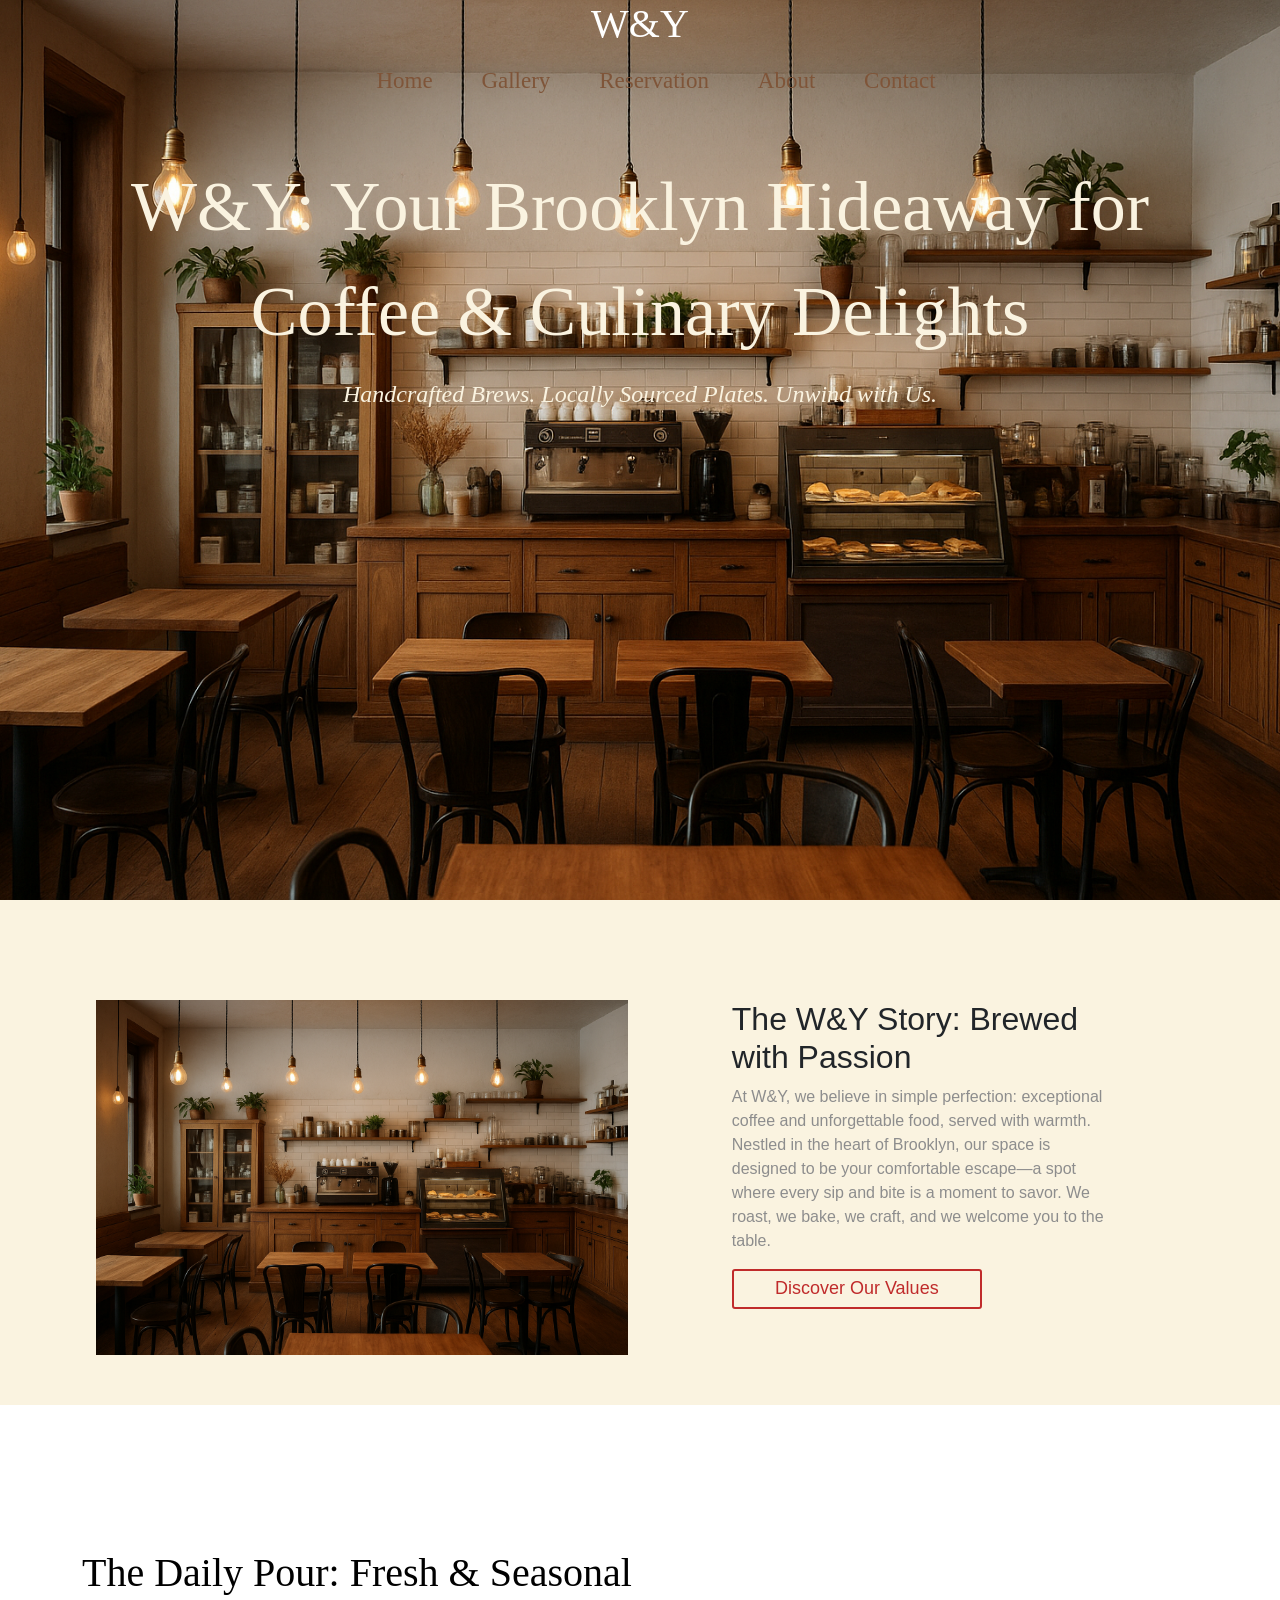
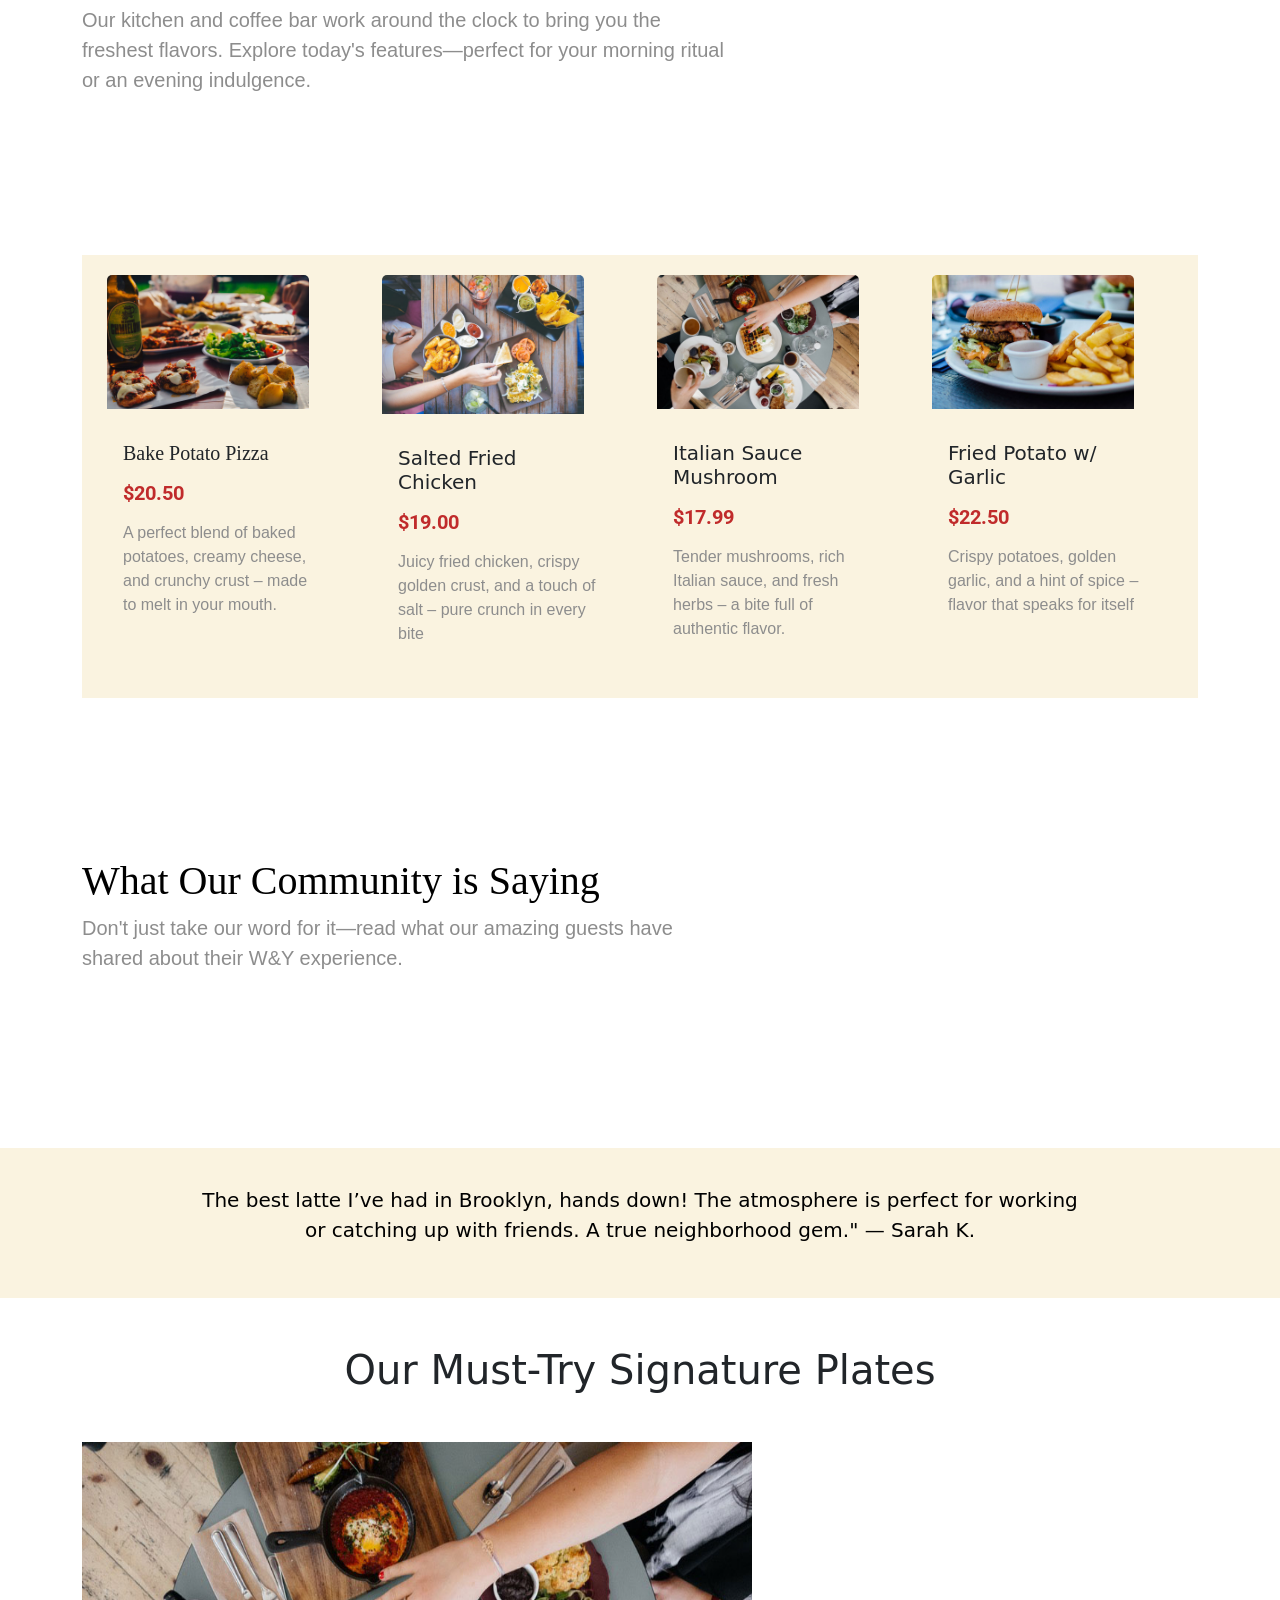
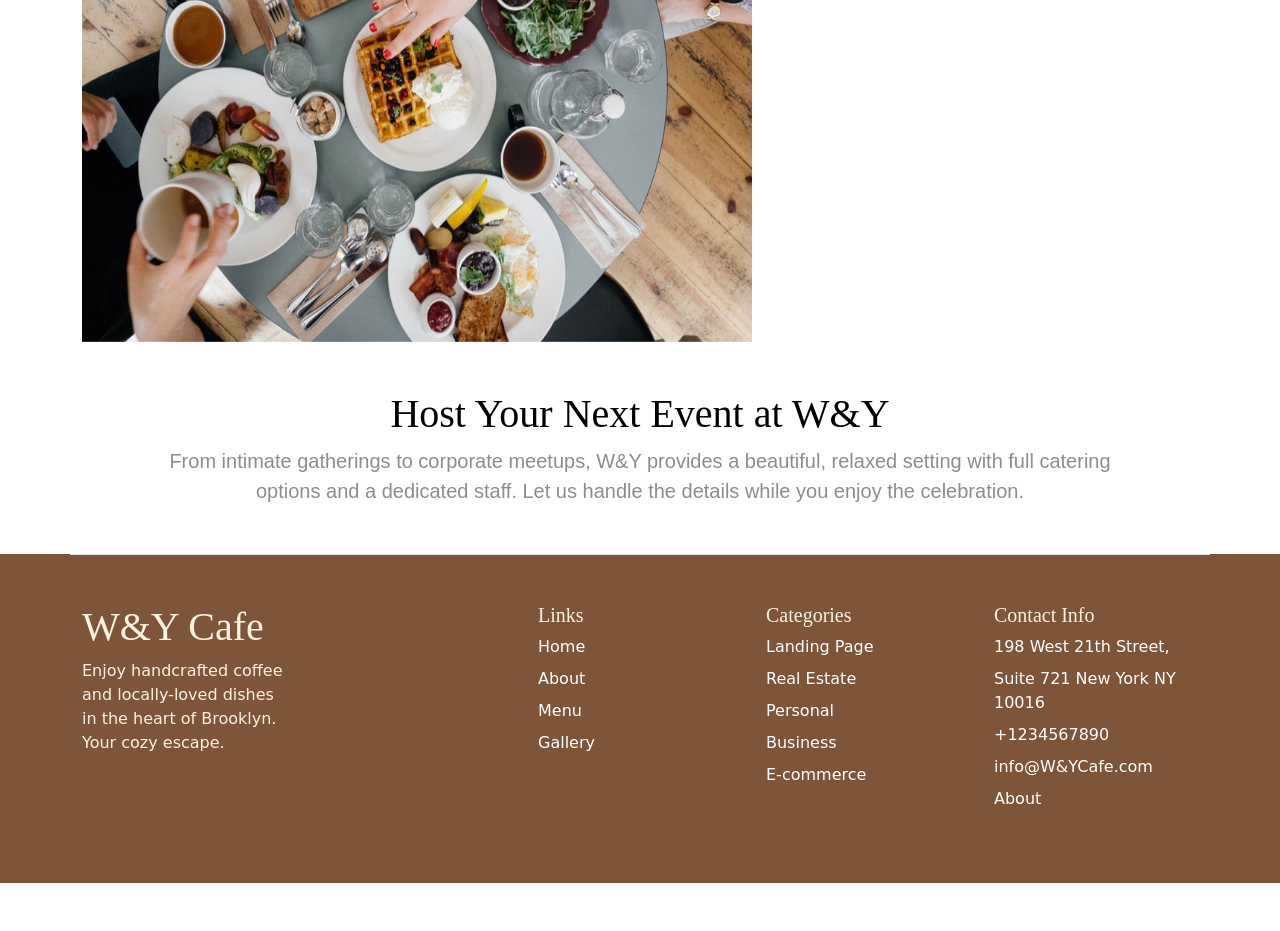
<file: index.html>
<!DOCTYPE html>
<html lang="en">

<head>
    <meta charset="UTF-8">
    <meta name="viewport" content="width=device-width, initial-scale=1.0">
    <title>W&Y Home</title>

    <link href="https://cdn.jsdelivr.net/npm/bootstrap@5.3.8/dist/css/bootstrap.min.css" rel="stylesheet"
        integrity="sha384-sRIl4kxILFvY47J16cr9ZwB07vP4J8+LH7qKQnuqkuIAvNWLzeN8tE5YBujZqJLB" crossorigin="anonymous">
    <link rel="stylesheet" href="style.css">


    <link rel="preconnect" href="https://fonts.googleapis.com">
    <link rel="preconnect" href="https://fonts.gstatic.com" crossorigin>
    <link
        href="https://fonts.googleapis.com/css2?family=Montserrat:ital,wght@0,100..900;1,100..900&family=Roboto:ital,wght@0,100..900;1,100..900&display=swap"
        rel="stylesheet">
    <link rel="stylesheet" href="ressponsive.css">
</head>

<body>
    <header>


        <h1 id="logo-name" class="text-center">W&Y</h1>


        <ul class="mx-auto" id="h-ul">
            <li><a href="index.html">Home</a></li>
            <li><a href="gallery.html">Gallery</a></li>
            <li><a href="reserve.html">Reservation</a></li>
            <li><a href="#about">About</a></li>
            <li><a href="contact.html">Contact</a></li>
        </ul>
        <p class="text-center mt-5 mb-2">W&Y: Your Brooklyn Hideaway for Coffee & Culinary Delights</p>
        <h4 class="text-center my-3">Handcrafted Brews. Locally Sourced Plates. Unwind with Us.</h4>

    </header>
    <div class="the-restro">
        <div class="row">
            <div class="col-lg-6 col-md-6 col-sm-12 col-12">
                <div class="img-l">
                    <img src="img/cafe-intirier-img.png" alt="">
                </div>
            </div>
            <div class="col-lg-6 col-md-6 col-sm-12 col-12">
                <div class="the-restro-info">
                    <h2>The W&Y Story: Brewed with Passion</h2>
                    <p>At W&Y, we believe in simple perfection: exceptional coffee and unforgettable food, served with
                        warmth. Nestled in the heart of Brooklyn, our space is designed to be your comfortable escape—a
                        spot where every sip and bite is a moment to savor. We roast, we bake, we craft, and we welcome
                        you to the table.</p>


                    <button type="button">Discover Our Values</button>
                </div>
            </div>
        </div>
    </div>
    <div class="container todays-menu">
        <h1>The Daily Pour: Fresh & Seasonal</h1>
        <p>Our kitchen and coffee bar work around the clock to bring you the freshest flavors. Explore today's
            features—perfect for your morning ritual or an evening indulgence.</p>
    </div>


    <div class="container">
        <div class="menu-items">
            <div class="row justify-content-between">
                <div class="col-lg-3 col-md-6 col-sm12 col-12">
                    <div class="Bake-Potato-Pizza">
                        <div class="card" style="width: 18rem;">
                            <img src="img/gallery_9.jpeg" class="card-img-top" alt="...">
                            <div class="card-body">
                                <h5 class="card-title my-3">Bake Potato Pizza</h5>
                                <h5 class="my-3 price">$20.50</h5>
                                <p class="card-text my-3">A perfect blend of baked potatoes, creamy cheese, and crunchy
                                    crust – made to melt in your mouth.</p>

                            </div>
                        </div>
                    </div>
                </div>
                <div class="col-lg-3 col-md-6 col-sm12 col-12">
                    <div class="Salted-Fried-Chicken">
                        <div class="card" style="width: 18rem;">
                            <img src="img/gallery_8.jpeg" class="card-img-top" alt="...">
                            <div class="card-body">
                                <h5 class="card-title my-3">Salted Fried Chicken</h5>
                                <h5 class="my-3 price">$19.00</h5>
                                <p class="card-text my-3">Juicy fried chicken, crispy golden crust, and a touch of salt
                                    –
                                    pure crunch in every bite</p>

                            </div>
                        </div>
                    </div>
                </div>
                <div class="col-lg-3 col-md-6 col-sm12 col-12">
                    <div class="Italian-Sauce-Mushroom">
                        <div class="card" style="width: 18rem;">
                            <img src="img/gallery_7.jpeg" class="card-img-top" alt="...">
                            <div class="card-body">
                                <h5 class="card-title my-3">Italian Sauce Mushroom</h5>
                                <h5 class="my-3 price">$17.99</h5>
                                <p class="card-text my-3">Tender mushrooms, rich Italian sauce, and fresh herbs – a bite
                                    full of authentic flavor.</p>

                            </div>
                        </div>
                    </div>
                </div>
                <div class="col-lg-3 col-md-6 col-sm12 col-12">
                    <div class="Fried-Potato-Garlic">
                        <div class="card" style="width: 18rem;">
                            <img src="img/gallery_6.jpeg" class="card-img-top" alt="...">
                            <div class="card-body">
                                <h5 class="card-title my-3">Fried Potato w/ Garlic</h5>
                                <h5 class="my-3 price">$22.50</h5>
                                <p class="card-text my-3">Crispy potatoes, golden garlic, and a hint of spice – flavor
                                    that
                                    speaks for itself</p>

                            </div>
                        </div>
                    </div>
                </div>
            </div>
        </div>
    </div>


    <div class="container testimony">
        <h1>What Our Community is Saying</h1>
        <p>Don't just take our word for it—read what our amazing guests have shared about their W&Y experience.</p>
    </div>
    <div class="big-photo">

        <p class="text-center">The best latte I’ve had in Brooklyn, hands down! The atmosphere is perfect for working or
            catching up with friends. A true neighborhood gem." — Sarah K.</p>
    </div>

    <div class="container mb-5 best-unique">
        <div class="row">
            <h1 class="text-center my-5">Our Must-Try Signature Plates</h1>
        </div>

        <div id="carouselExampleSlidesOnly" class="carousel slide" data-bs-ride="carousel">
            <div class="carousel-inner">
                <div class="carousel-item active">
                    <img src="img/gallery_7.jpeg" class="d-block w-100" alt="...">
                </div>
                <div class="carousel-item">
                    <img src="img/gallery_6.jpeg" class="d-block w-100" alt="...">
                </div>
                <div class="carousel-item">
                    <img src="img/gallery_1.jpeg" class="d-block w-100" alt="...">
                </div>
            </div>
        </div>
    </div>

    <div class="my-5 container evants">
        <h1 class="text-center">Host Your Next Event at W&Y</h1>
        <p class="text-center">From intimate gatherings to corporate meetups, W&Y provides a beautiful, relaxed setting
            with full catering options and a dedicated staff. Let us handle the details while you enjoy the celebration.
        </p>
    </div>


    <footer>
        <div class="container">
            <footer class="row row-cols-1 row-cols-sm-2 row-cols-md-5 py-5 my-5 border-top">
                <div class="col mb-3">
                    <h1 class="footer-text">W&Y Cafe</h1>
                    <p class="a">Enjoy handcrafted coffee and locally-loved dishes in the heart of Brooklyn. Your cozy
                        escape.</p>
                </div>
                <div class="col mb-3"></div>
                <div class="col mb-3">
                    <h5 class="footer-text">Links</h5>
                    <ul class="nav flex-column footer-ul-list">
                        <li class="nav-item mb-2"><a href="#" class="nav-link p-0">Home</a></li>
                        <li class="nav-item mb-2"><a href="#" class="nav-link p-0">About</a></li>
                        <li class="nav-item mb-2"><a href="#" class="nav-link p-0">Menu</a></li>
                        <li class="nav-item mb-2"><a href="#" class="nav-link p-0">Gallery</a></li>
                    </ul>
                </div>
                <div class="col mb-3">
                    <h5 class="footer-text">Categories</h5>
                    <ul class="nav flex-column footer-ul-list">
                        <li class="nav-item mb-2"><a href="#" class="nav-link p-0">Landing Page</a></li>
                        <li class="nav-item mb-2"><a href="#" class="nav-link p-0">Real Estate</a></li>
                        <li class="nav-item mb-2"><a href="#" class="nav-link p-0">Personal</a></li>
                        <li class="nav-item mb-2"><a href="#" class="nav-link p-0">Business</a></li>
                        <li class="nav-item mb-2"><a href="#" class="nav-link p-0">E-commerce</a></li>
                    </ul>
                </div>
                <div class="col mb-3">
                    <h5 class="footer-text">Contact Info</h5>
                    <ul class="nav flex-column footer-ul-list">
                        <li class="nav-item mb-2"><a href="#" class="nav-link p-0">198 West 21th
                                Street,</a></li>
                        <li class="nav-item mb-2"><a href="#" class="nav-link p-0">Suite 721 New
                                York NY 10016
                            </a></li>
                        <li class="nav-item mb-2"><a href="#" class="nav-link p-0">+1234567890</a></li>
                        <li class="nav-item mb-2"><a href="#" class="nav-link p-0">info@W&YCafe.com</a></li>
                        <li class="nav-item mb-2"><a href="#" class="nav-link p-0">About</a></li>
                    </ul>
                </div>
            </footer>
        </div>
    </footer>








    <script src="https://cdn.jsdelivr.net/npm/bootstrap@5.3.8/dist/js/bootstrap.bundle.min.js"
        integrity="sha384-FKyoEForCGlyvwx9Hj09JcYn3nv7wiPVlz7YYwJrWVcXK/BmnVDxM+D2scQbITxI"
        crossorigin="anonymous"></script>

</body>

</html>
</file>
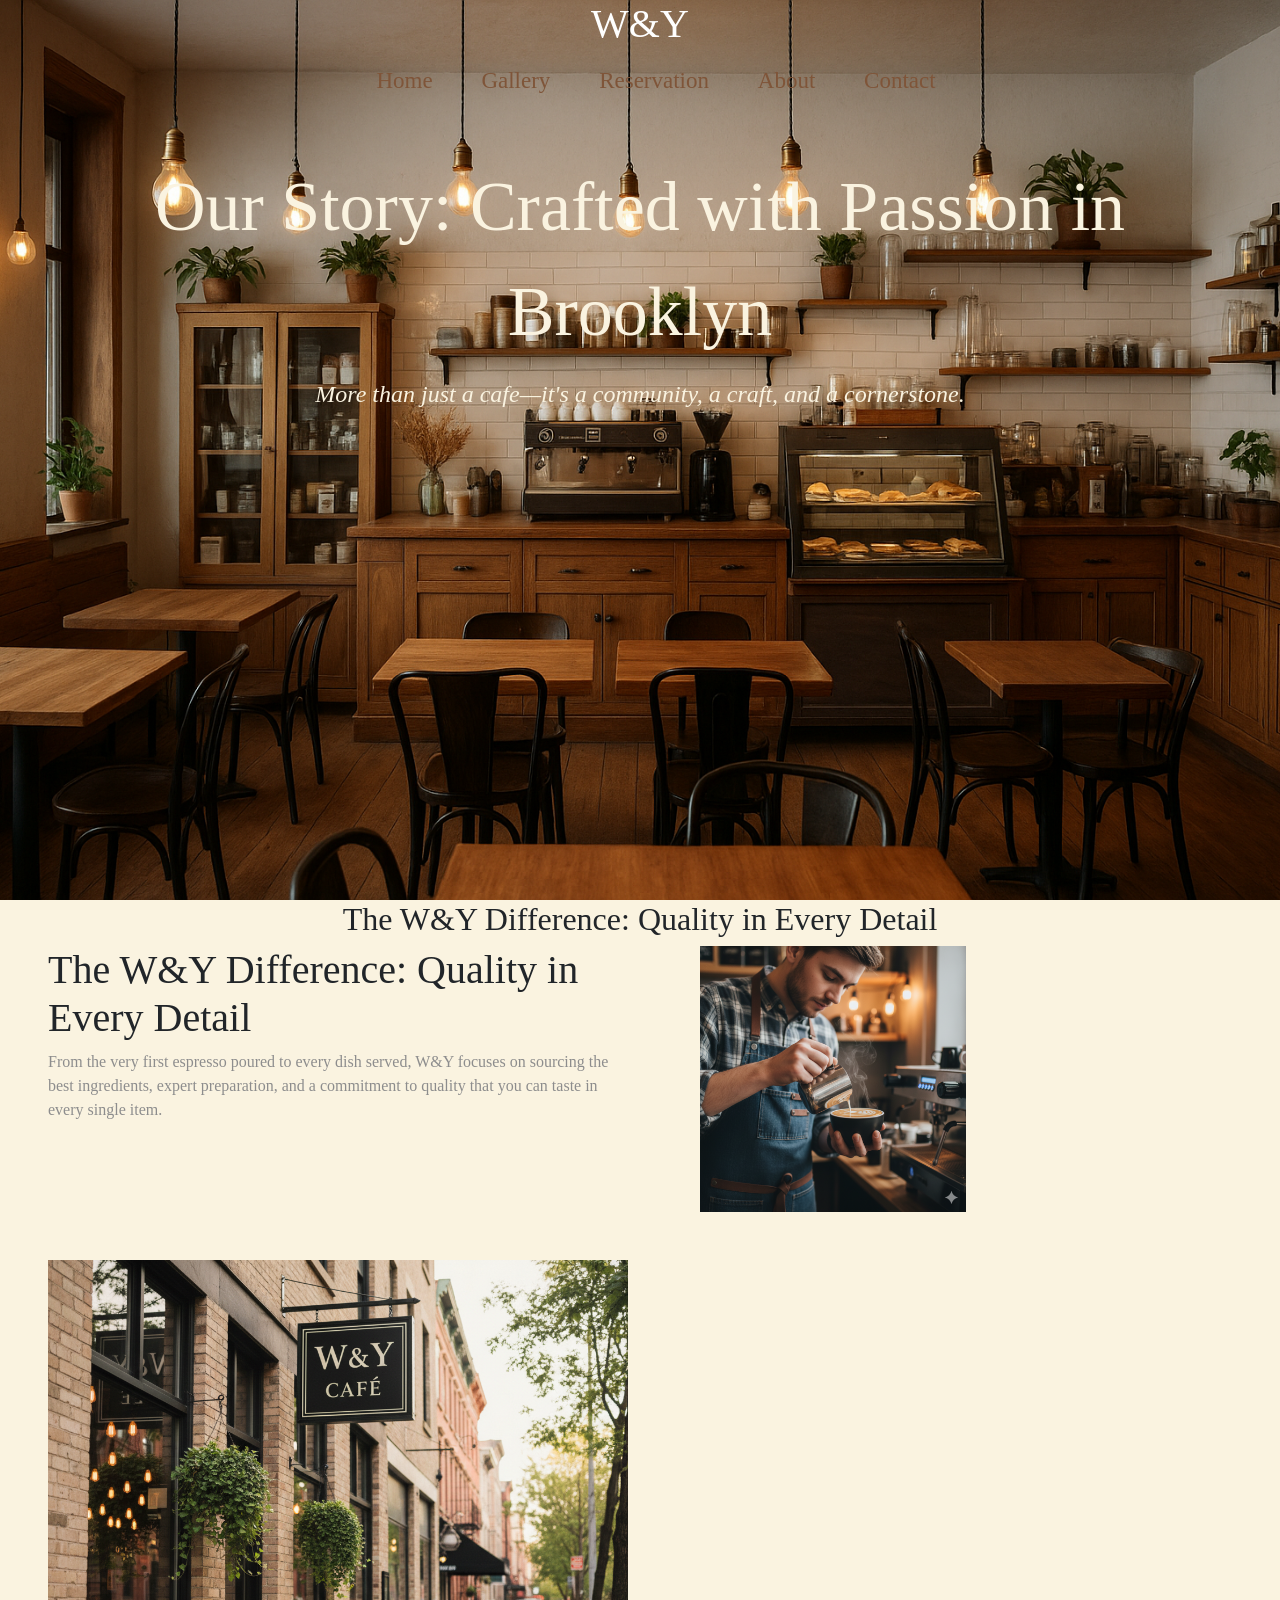
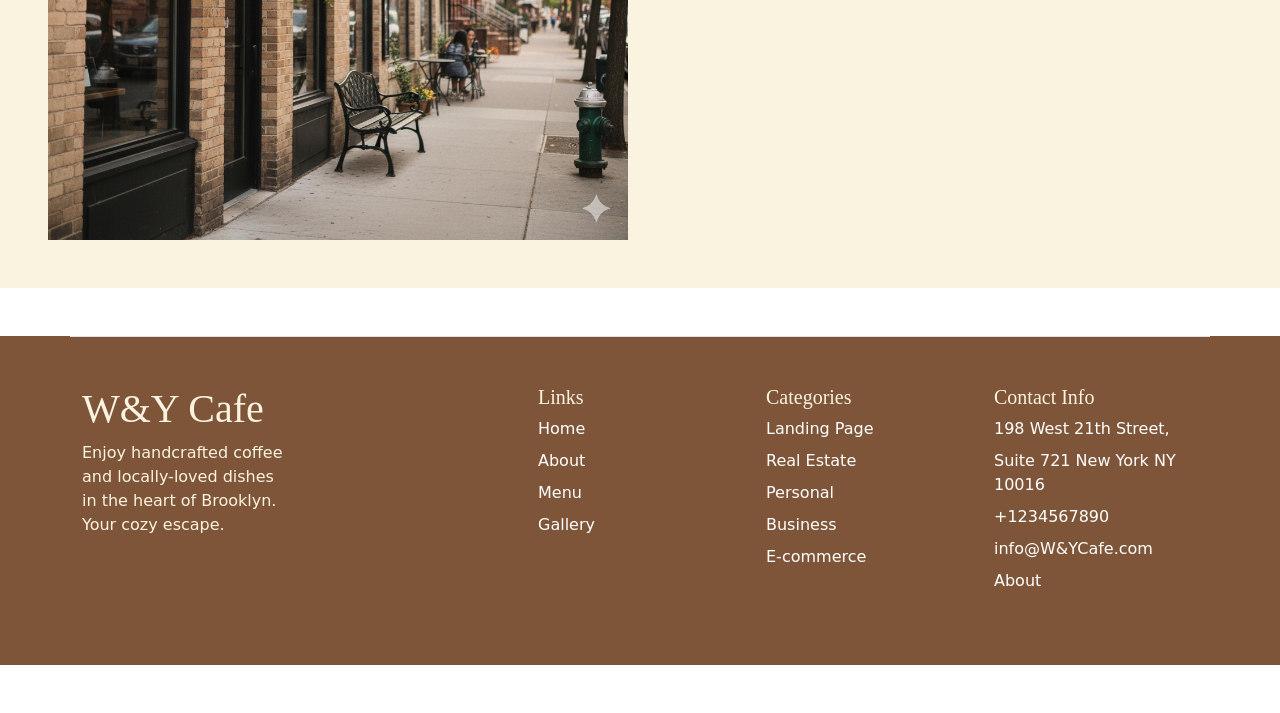
<file: about.html>
<!doctype html>
<html lang="en">

<head>
    <meta charset="utf-8">
    <meta name="viewport" content="width=device-width, initial-scale=1">
    <title>W&Y About</title>
    <link rel="stylesheet" href="about.css">
    <link rel="stylesheet" href="ressponsive-about.css">
    <link href="https://cdn.jsdelivr.net/npm/bootstrap@5.3.8/dist/css/bootstrap.min.css" rel="stylesheet"
        integrity="sha384-sRIl4kxILFvY47J16cr9ZwB07vP4J8+LH7qKQnuqkuIAvNWLzeN8tE5YBujZqJLB" crossorigin="anonymous">
</head>

<body>

    <!-- navbar -->
    <header>


        <h1 id="logo-name" class="text-center">W&Y</h1>


        <ul class="mx-auto" id="h-ul">
            <li><a href="index.html">Home</a></li>
            <li><a href="gallery.html">Gallery</a></li>
            <li><a href="reserve.html">Reservation</a></li>
            <li><a href="about.html">About</a></li>
            <li><a href="contact.html">Contact</a></li>
        </ul>
        <p class="text-center mt-5 mb-2">Our Story: Crafted with Passion in Brooklyn</p>
        <h4 class="text-center my-3">More than just a cafe—it's a community, a craft, and a cornerstone.</h4>

    </header>



    <!-- <div class="the-restro">
        <div class="row">
            <div class="col-lg-6 col-md-6 col-sm-12 col-12">
                <div class="img-l">
                    <img src="img/cafe-intirier-img.png" alt="">
                </div>
            </div>
            <div class="col-lg-6 col-md-6 col-sm-12 col-12">
                <div class="the-restro-info">
                    <h2>The Restaurant</h2>
                    <p>Lorem ipsum dolor sit amet, consectetur adipisicing elit. Repudiandae neque quisquam at deserunt
                        ab praesentium architecto tempore saepe animi voluptatem molestias, eveniet aut laudantium
                        alias, laboriosam excepturi, et numquam? Atque tempore iure tenetur perspiciatis, aliquam,
                        asperiores aut odio accusamus, unde libero dignissimos quod aliquid neque et illo vero nesciunt.
                        Sunt!</p>

                    <p>Lorem ipsum dolor sit amet, consectetur adipisicing elit. Nam iure reprehenderit nihil nobis
                        laboriosam beatae assumenda tempore, magni ducimus abentey.

                    </p>
                    <button type="button">HISTORY</button>
                </div>
            </div>
        </div>
    </div> -->

    <!-- Our Experience -->
    <div class="our-Experience ps-5 pe-5">
        <div class="row">
            <h2 class="text-center oe">The W&Y Difference: Quality in Every Detail</h2>
            <div class="col-lg-6 col-md-6 col-sm-12"> <!--  first left -->
                <div class="the-Founders-Meet">
                    <h1>The W&Y Difference: Quality in Every Detail</h1>
                    <p>From the very first espresso poured to every dish served, W&Y focuses on sourcing the best
                        ingredients, expert preparation, and a commitment to quality that you can taste in every single
                        item.</p>
                </div>
            </div>

            <div class="col-lg-6 col-md-6 col-sm-12">
                <div class="right-img ps-5">
                    <img src="img/gemini-5.png" alt="">
                </div>
            </div>

            <div class="col-lg-6 col-md-6 col-sm-12">
                <div class="outdoor-img">
                    <img src="img/gemini-6.png" alt="" class="my-5">
                </div>
            </div>
        </div>
    </div>

    <!-- footer -->
    <footer>
        <div class="container">
            <footer class="row row-cols-1 row-cols-sm-2 row-cols-md-5 py-5 my-5 border-top">
                <div class="col mb-3">
                    <h1 class="footer-text">W&Y Cafe</h1>
                    <p class="a">Enjoy handcrafted coffee and locally-loved dishes in the heart of Brooklyn. Your cozy
                        escape.</p>
                </div>
                <div class="col mb-3"></div>
                <div class="col mb-3">
                    <h5 class="footer-text">Links</h5>
                    <ul class="nav flex-column footer-ul-list">
                        <li class="nav-item mb-2"><a href="#" class="nav-link p-0">Home</a></li>
                        <li class="nav-item mb-2"><a href="#" class="nav-link p-0">About</a></li>
                        <li class="nav-item mb-2"><a href="#" class="nav-link p-0">Menu</a></li>
                        <li class="nav-item mb-2"><a href="#" class="nav-link p-0">Gallery</a></li>
                    </ul>
                </div>
                <div class="col mb-3">
                    <h5 class="footer-text">Categories</h5>
                    <ul class="nav flex-column footer-ul-list">
                        <li class="nav-item mb-2"><a href="#" class="nav-link p-0">Landing Page</a></li>
                        <li class="nav-item mb-2"><a href="#" class="nav-link p-0">Real Estate</a></li>
                        <li class="nav-item mb-2"><a href="#" class="nav-link p-0">Personal</a></li>
                        <li class="nav-item mb-2"><a href="#" class="nav-link p-0">Business</a></li>
                        <li class="nav-item mb-2"><a href="#" class="nav-link p-0">E-commerce</a></li>
                    </ul>
                </div>
                <div class="col mb-3">
                    <h5 class="footer-text">Contact Info</h5>
                    <ul class="nav flex-column footer-ul-list">
                        <li class="nav-item mb-2"><a href="#" class="nav-link p-0">198 West 21th
                                Street,</a></li>
                        <li class="nav-item mb-2"><a href="#" class="nav-link p-0">Suite 721 New
                                York NY 10016
                            </a></li>
                        <li class="nav-item mb-2"><a href="#" class="nav-link p-0">+1234567890</a></li>
                        <li class="nav-item mb-2"><a href="#" class="nav-link p-0">info@W&YCafe.com</a></li>
                        <li class="nav-item mb-2"><a href="#" class="nav-link p-0">About</a></li>
                    </ul>
                </div>
            </footer>
        </div>
    </footer>




    <script src="https://cdn.jsdelivr.net/npm/bootstrap@5.3.8/dist/js/bootstrap.bundle.min.js"
        integrity="sha384-FKyoEForCGlyvwx9Hj09JcYn3nv7wiPVlz7YYwJrWVcXK/BmnVDxM+D2scQbITxI"
        crossorigin="anonymous"></script>
</body>

</html>
</file>
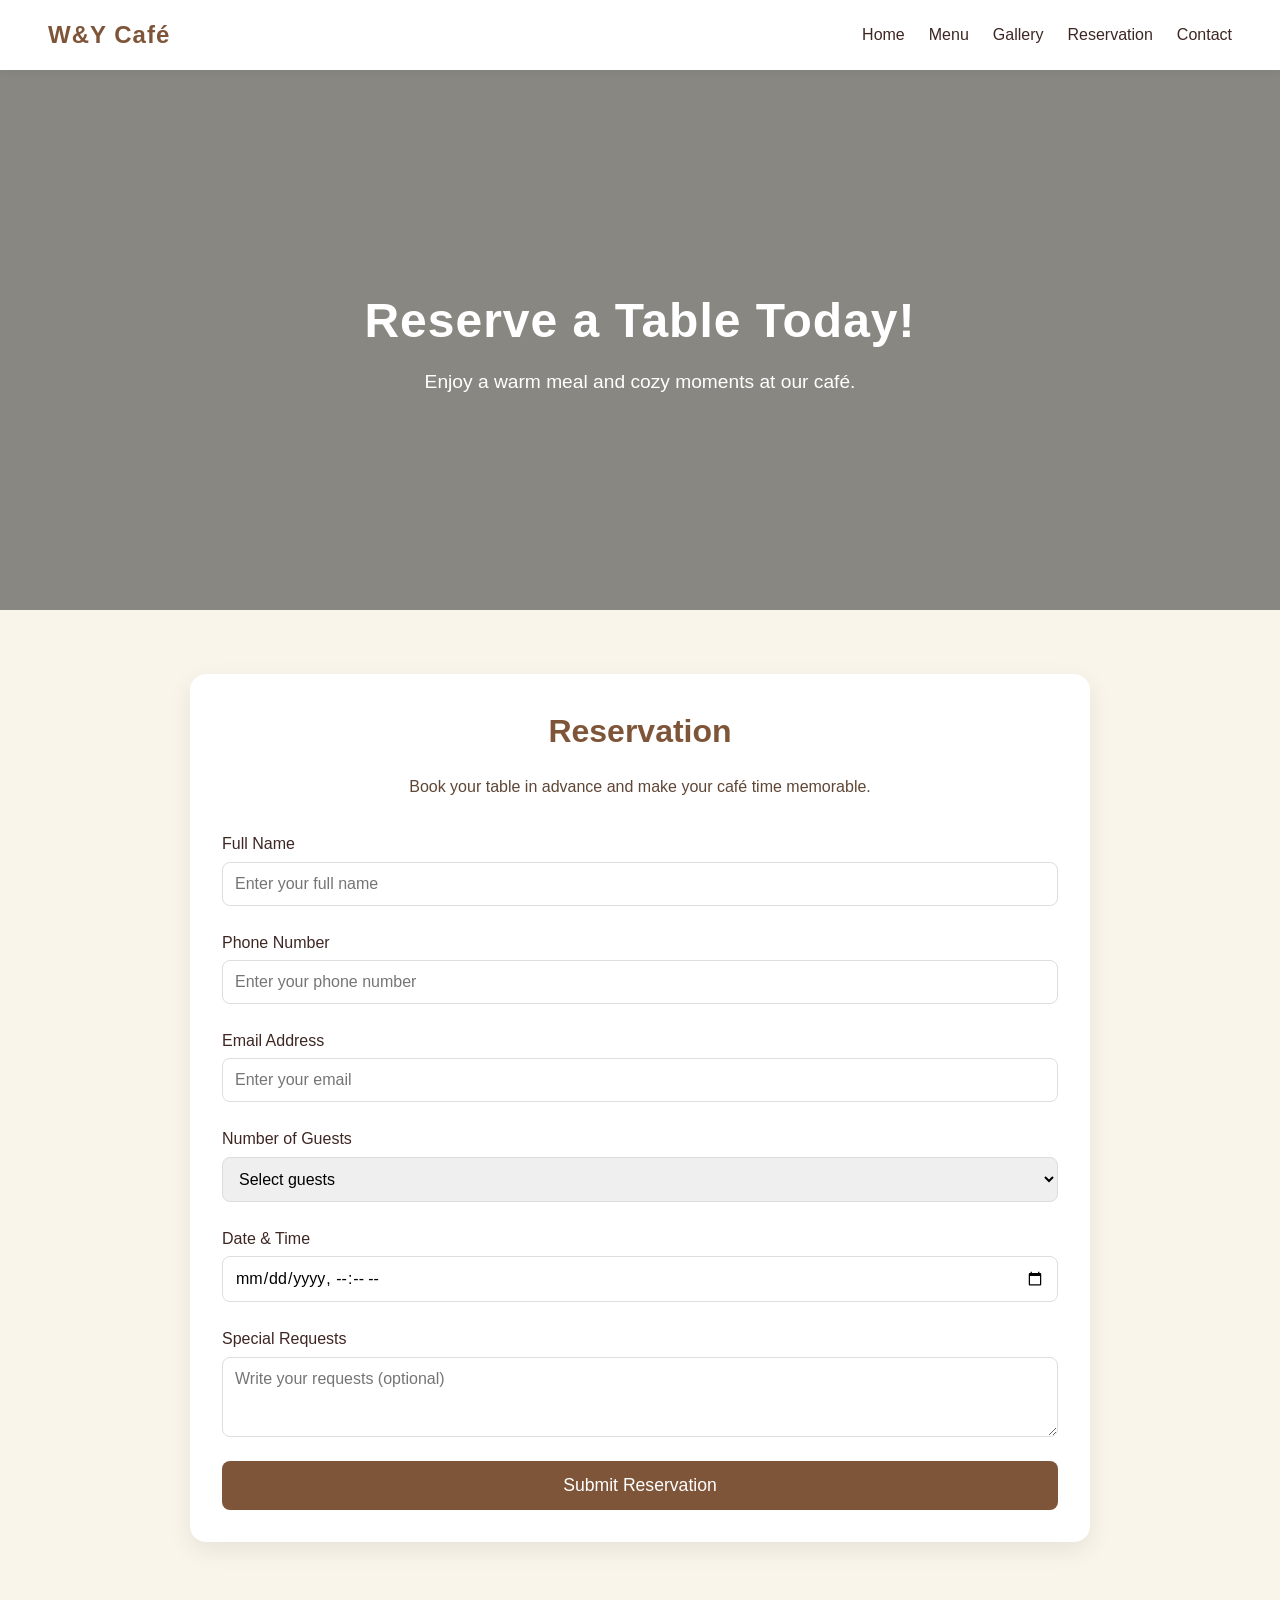
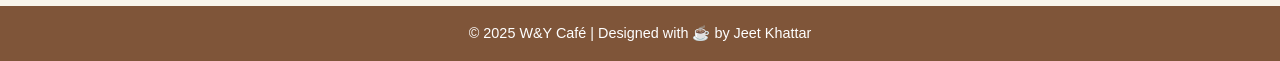
<file: another-reserve.html>
<!DOCTYPE html>
<html lang="en">
<head>
  <meta charset="UTF-8" />
  <meta name="viewport" content="width=device-width, initial-scale=1.0" />
  <title>Reserve a Table | W&Y Café</title>
  <style>
    /* ====== COLOR PALETTE ====== */
    :root {
      --bg-light: #F9F5EB;
      --accent: #B08968;
      --accent-dark: #7F5539;
      --accent-hover: #9C6644;
      --text-dark: #3E2723;
      --white: #ffffff;
    }

    * {
      margin: 0;
      padding: 0;
      box-sizing: border-box;
      font-family: 'Poppins', sans-serif;
    }

    body {
      background-color: var(--bg-light);
      color: var(--text-dark);
      line-height: 1.6;
    }

    /* ====== NAVBAR ====== */
    header {
      background: var(--white);
      display: flex;
      justify-content: space-between;
      align-items: center;
      padding: 1rem 3rem;
      box-shadow: 0 2px 8px rgba(0, 0, 0, 0.05);
      position: sticky;
      top: 0;
      z-index: 10;
    }

    .logo {
      font-size: 1.5rem;
      font-weight: 600;
      color: var(--accent-dark);
      letter-spacing: 1px;
    }

    nav ul {
      list-style: none;
      display: flex;
      gap: 1.5rem;
    }

    nav a {
      text-decoration: none;
      color: var(--text-dark);
      font-weight: 500;
      transition: color 0.3s ease;
    }

    nav a:hover {
      color: var(--accent-hover);
    }

    /* ====== HERO SECTION ====== */
    .hero {
      background: url('https://images.unsplash.com/photo-1504754524776-8f4f37790ca0?auto=format&fit=crop&w=1400&q=80') center/cover no-repeat;
      height: 60vh;
      display: flex;
      justify-content: center;
      align-items: center;
      flex-direction: column;
      color: white;
      text-align: center;
      position: relative;
    }

    .hero::after {
      content: "";
      position: absolute;
      top: 0;
      left: 0;
      width: 100%;
      height: 100%;
      background: rgba(0, 0, 0, 0.45);
    }

    .hero h1 {
      font-size: 3rem;
      z-index: 1;
      letter-spacing: 1px;
    }

    .hero p {
      font-size: 1.2rem;
      z-index: 1;
      margin-top: 0.5rem;
    }

    /* ====== RESERVATION SECTION ====== */
    .reservation {
      max-width: 900px;
      margin: 4rem auto;
      background: var(--white);
      padding: 2rem;
      border-radius: 1rem;
      box-shadow: 0 8px 25px rgba(0, 0, 0, 0.08);
    }

    .reservation h2 {
      text-align: center;
      margin-bottom: 1rem;
      color: var(--accent-dark);
      font-size: 2rem;
    }

    .reservation p {
      text-align: center;
      color: #5f4635;
      margin-bottom: 2rem;
    }

    form {
      display: grid;
      gap: 1.5rem;
    }

    .form-group {
      display: flex;
      flex-direction: column;
    }

    label {
      font-weight: 500;
      margin-bottom: 0.3rem;
    }

    input, textarea, select {
      padding: 0.75rem;
      border: 1px solid #ddd;
      border-radius: 8px;
      font-size: 1rem;
      outline: none;
      transition: all 0.3s ease;
    }

    input:focus, textarea:focus, select:focus {
      border-color: var(--accent);
      box-shadow: 0 0 5px rgba(176, 137, 104, 0.3);
    }

    button {
      background: var(--accent-dark);
      color: white;
      padding: 0.9rem;
      font-size: 1.1rem;
      border: none;
      border-radius: 8px;
      cursor: pointer;
      transition: background 0.3s ease, transform 0.2s ease;
    }

    button:hover {
      background: var(--accent-hover);
      transform: scale(1.03);
    }

    /* ====== FOOTER ====== */
    footer {
      text-align: center;
      padding: 1rem;
      background: var(--accent-dark);
      color: white;
      margin-top: 3rem;
      font-size: 0.9rem;
    }

    /* ====== RESPONSIVE ====== */
    @media (max-width: 768px) {
      header {
        flex-direction: column;
        text-align: center;
      }

      .hero h1 {
        font-size: 2.3rem;
      }

      .reservation {
        margin: 2rem;
        padding: 1.5rem;
      }
    }
  </style>
</head>
<body>

  <!-- ====== HEADER ====== -->
  <header>
    <div class="logo">W&Y Café</div>
    <nav>
      <ul>
        <li><a href="#">Home</a></li>
        <li><a href="#">Menu</a></li>
        <li><a href="#">Gallery</a></li>
        <li><a href="#">Reservation</a></li>
        <li><a href="#">Contact</a></li>
      </ul>
    </nav>
  </header>

  <!-- ====== HERO SECTION ====== -->
  <section class="hero">
    <h1>Reserve a Table Today!</h1>
    <p>Enjoy a warm meal and cozy moments at our café.</p>
  </section>

  <!-- ====== RESERVATION FORM ====== -->
  <section class="reservation">
    <h2>Reservation</h2>
    <p>Book your table in advance and make your café time memorable.</p>
    <form id="reservationForm" onsubmit="return validateForm()">
      <div class="form-group">
        <label for="name">Full Name</label>
        <input type="text" id="name" placeholder="Enter your full name" required>
      </div>

      <div class="form-group">
        <label for="phone">Phone Number</label>
        <input type="tel" id="phone" placeholder="Enter your phone number" pattern="[0-9]{10}" required>
      </div>

      <div class="form-group">
        <label for="email">Email Address</label>
        <input type="email" id="email" placeholder="Enter your email" required>
      </div>

      <div class="form-group">
        <label for="guests">Number of Guests</label>
        <select id="guests" required>
          <option value="">Select guests</option>
          <option value="1">1 Guest</option>
          <option value="2">2 Guests</option>
          <option value="3">3 Guests</option>
          <option value="4">4 Guests</option>
          <option value="5+">5 or more</option>
        </select>
      </div>

      <div class="form-group">
        <label for="date">Date & Time</label>
        <input type="datetime-local" id="date" required>
      </div>

      <div class="form-group">
        <label for="message">Special Requests</label>
        <textarea id="message" rows="3" placeholder="Write your requests (optional)"></textarea>
      </div>

      <button type="submit">Submit Reservation</button>
    </form>
  </section>

  <!-- ====== FOOTER ====== -->
  <footer>
    © 2025 W&Y Café | Designed with ☕ by Jeet Khattar
  </footer>

  <script>
    function validateForm() {
      const phone = document.getElementById('phone').value;
      if (!/^[0-9]{10}$/.test(phone)) {
        alert("Please enter a valid 10-digit phone number.");
        return false;
      }
      alert("Reservation submitted successfully!");
      return true;
    }
  </script>

</body>
</html>
</file>
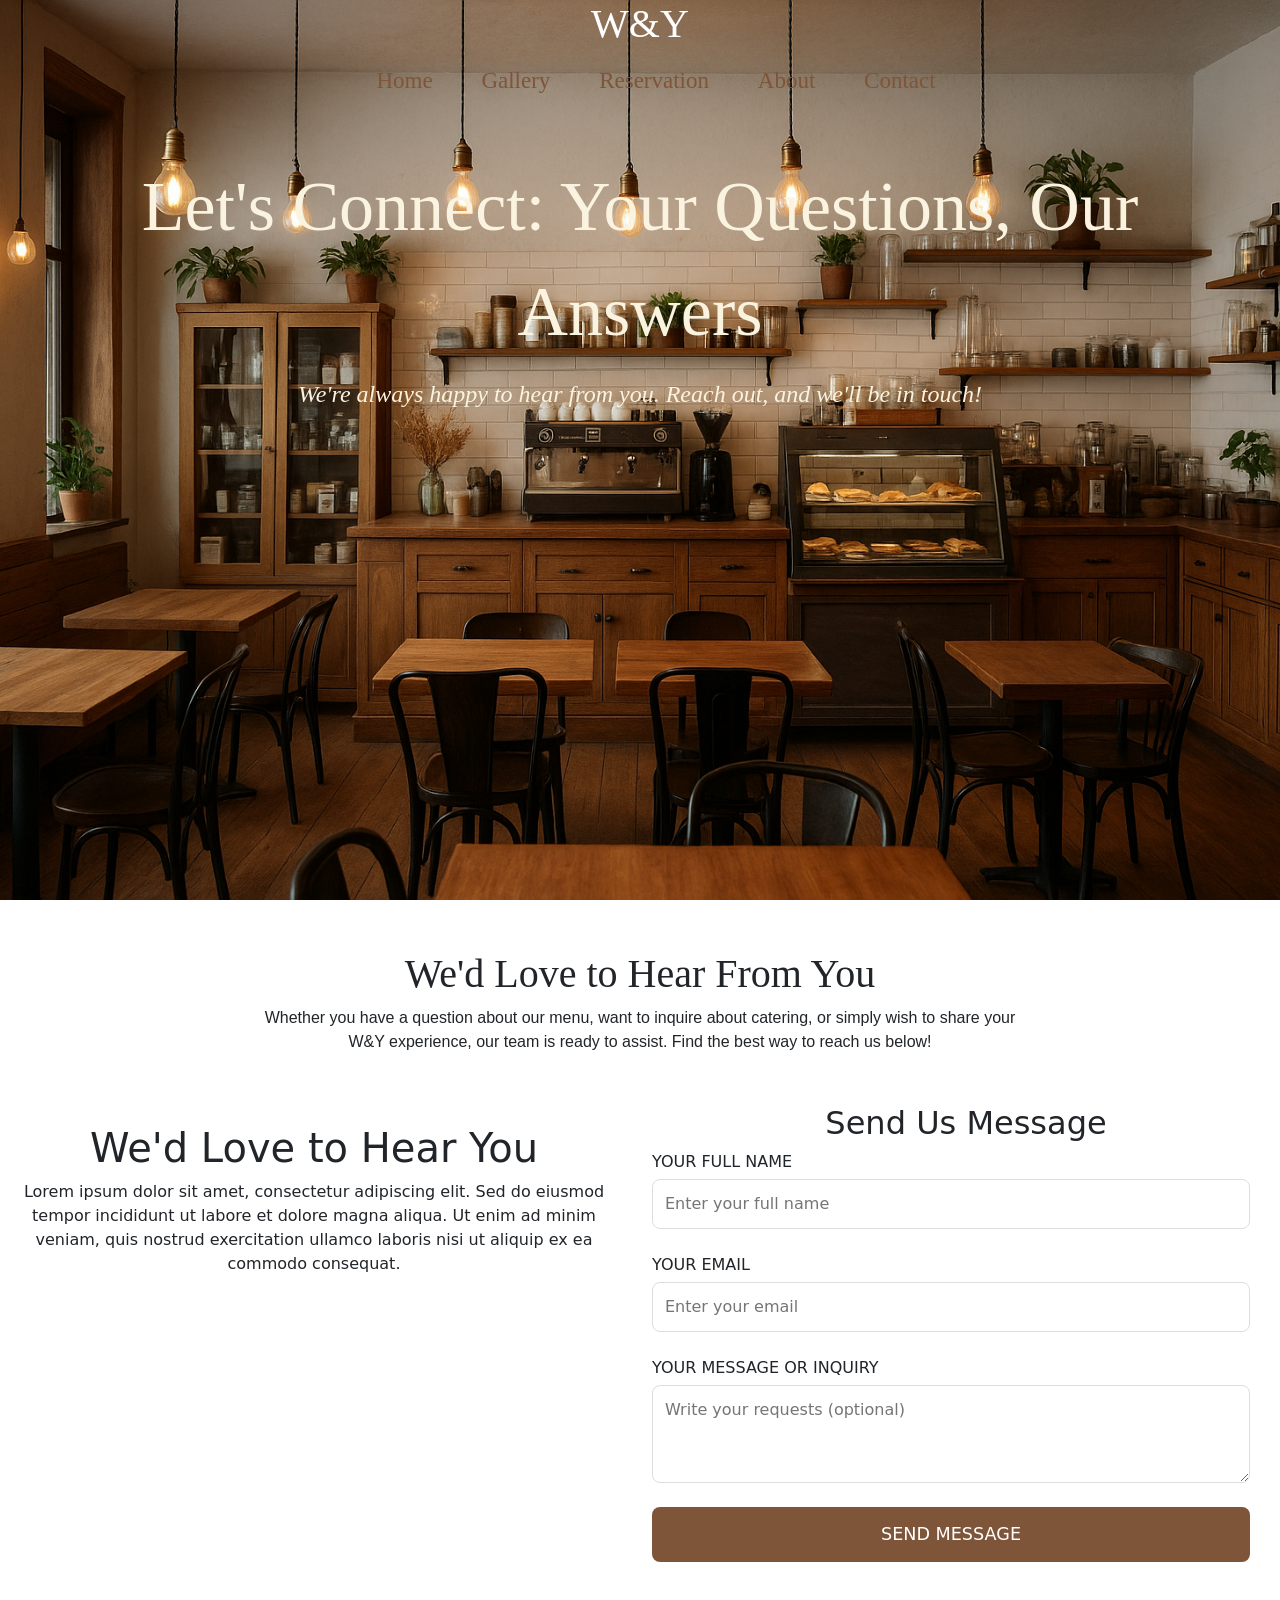
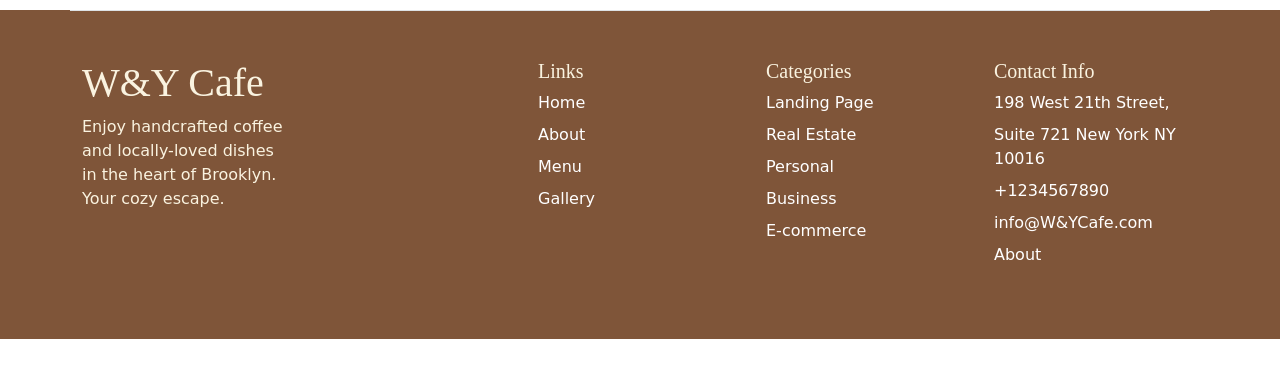
<file: contact.html>
<!doctype html>
<html lang="en">

<head>
    <meta charset="utf-8">
    <meta name="viewport" content="width=device-width, initial-scale=1">
    <title>W&Y Contact</title>
    <link href="https://cdn.jsdelivr.net/npm/bootstrap@5.3.8/dist/css/bootstrap.min.css" rel="stylesheet"
        integrity="sha384-sRIl4kxILFvY47J16cr9ZwB07vP4J8+LH7qKQnuqkuIAvNWLzeN8tE5YBujZqJLB" crossorigin="anonymous">
    <link rel="preconnect" href="https://fonts.googleapis.com">
    <link rel="preconnect" href="https://fonts.gstatic.com" crossorigin>
    <link
        href="https://fonts.googleapis.com/css2?family=Montserrat:ital,wght@0,100..900;1,100..900&family=Roboto:ital,wght@0,100..900;1,100..900&display=swap"
        rel="stylesheet">
    <link rel="stylesheet" href="contact.css">
    <link rel="stylesheet" href="ressponsive-contact.css">

</head>

<body>
    <!-- navbar  -->
    <header>


        <h1 id="logo-name" class="text-center">W&Y</h1>


        <ul class="mx-auto" id="h-ul">
            <li><a href="index.html">Home</a></li>
            <li><a href="gallery.html">Gallery</a></li>
            <li><a href="reserve.html">Reservation</a></li>
            <li><a href="about.html">About</a></li>
            <li><a href="contact.html">Contact</a></li>
        </ul>
        <p class="text-center mt-5 mb-2"> Let's Connect: Your Questions, Our Answers</p>
        <h4 class="text-center my-3">We're always happy to hear from you. Reach out, and we'll be in touch!</h4>

    </header>

    <!-- hero section -->
    <div class="container hero-sectionn">
        <h1 class="text-center">We'd Love to Hear From You</h1>
        <p class="text-center">Whether you have a question about our menu, want to inquire about catering, or simply
            wish to share your W&Y
            experience, our team is ready to assist. Find the best way to reach us below!</p>
    </div>

    <div class="ontainer">
        <div class="row">
            <div class="col-lg-6 col-md-6 col-sm-12">
                <div class="left-data">
                    <h1 class="text-center">We'd Love to Hear You</h1>
                    <p class="text-center">Lorem ipsum dolor sit amet, consectetur adipiscing elit. Sed do eiusmod tempor incididunt ut
                        labore et dolore magna aliqua. Ut enim ad minim veniam, quis nostrud exercitation ullamco
                        laboris nisi ut aliquip ex ea commodo consequat.</p>

                </div>
            </div>
            <div class="col-lg-6 col-md-6 col-sm-12">
                <div class="right-data">
                    <section class="reservation">
                        <h2 class="text-center">Send Us Message</h2>

                        <form id="reservationForm" onsubmit="return validateForm()">
                            <div class="form-group">
                                <label for="name">YOUR FULL NAME</label>
                                <input type="text" id="name" placeholder="Enter your full name" required>
                            </div>

                            <div class="form-group">
                                <label for="email">YOUR EMAIL</label>
                                <input type="email" id="email" placeholder="Enter your email" required>
                            </div>

                            <div class="form-group">
                                <label for="message">YOUR MESSAGE OR INQUIRY</label>
                                <textarea id="message" rows="3" placeholder="Write your requests (optional)"></textarea>
                            </div>

                            <button type="submit">SEND MESSAGE</button>
                        </form>
                    </section>
                </div>
            </div>

        </div>
    </div>



    <footer>
        <div class="container">
            <footer class="row row-cols-1 row-cols-sm-2 row-cols-md-5 py-5 my-5 border-top">
                <div class="col mb-3">
                    <h1 class="footer-text">W&Y Cafe</h1>
                    <p class="a">Enjoy handcrafted coffee and locally-loved dishes in the heart of Brooklyn. Your cozy
                        escape.</p>
                </div>
                <div class="col mb-3"></div>
                <div class="col mb-3">
                    <h5 class="footer-text">Links</h5>
                    <ul class="nav flex-column footer-ul-list">
                        <li class="nav-item mb-2"><a href="#" class="nav-link p-0">Home</a></li>
                        <li class="nav-item mb-2"><a href="#" class="nav-link p-0">About</a></li>
                        <li class="nav-item mb-2"><a href="#" class="nav-link p-0">Menu</a></li>
                        <li class="nav-item mb-2"><a href="#" class="nav-link p-0">Gallery</a></li>
                    </ul>
                </div>
                <div class="col mb-3">
                    <h5 class="footer-text">Categories</h5>
                    <ul class="nav flex-column footer-ul-list">
                        <li class="nav-item mb-2"><a href="#" class="nav-link p-0">Landing Page</a></li>
                        <li class="nav-item mb-2"><a href="#" class="nav-link p-0">Real Estate</a></li>
                        <li class="nav-item mb-2"><a href="#" class="nav-link p-0">Personal</a></li>
                        <li class="nav-item mb-2"><a href="#" class="nav-link p-0">Business</a></li>
                        <li class="nav-item mb-2"><a href="#" class="nav-link p-0">E-commerce</a></li>
                    </ul>
                </div>
                <div class="col mb-3">
                    <h5 class="footer-text">Contact Info</h5>
                    <ul class="nav flex-column footer-ul-list">
                        <li class="nav-item mb-2"><a href="#" class="nav-link p-0">198 West 21th
                                Street,</a></li>
                        <li class="nav-item mb-2"><a href="#" class="nav-link p-0">Suite 721 New
                                York NY 10016
                            </a></li>
                        <li class="nav-item mb-2"><a href="#" class="nav-link p-0">+1234567890</a></li>
                        <li class="nav-item mb-2"><a href="#" class="nav-link p-0">info@W&YCafe.com</a></li>
                        <li class="nav-item mb-2"><a href="#" class="nav-link p-0">About</a></li>
                    </ul>
                </div>
            </footer>
        </div>
    </footer>


    <script src="https://cdn.jsdelivr.net/npm/bootstrap@5.3.8/dist/js/bootstrap.bundle.min.js"
        integrity="sha384-FKyoEForCGlyvwx9Hj09JcYn3nv7wiPVlz7YYwJrWVcXK/BmnVDxM+D2scQbITxI"
        crossorigin="anonymous"></script>
</body>

</html>
</file>
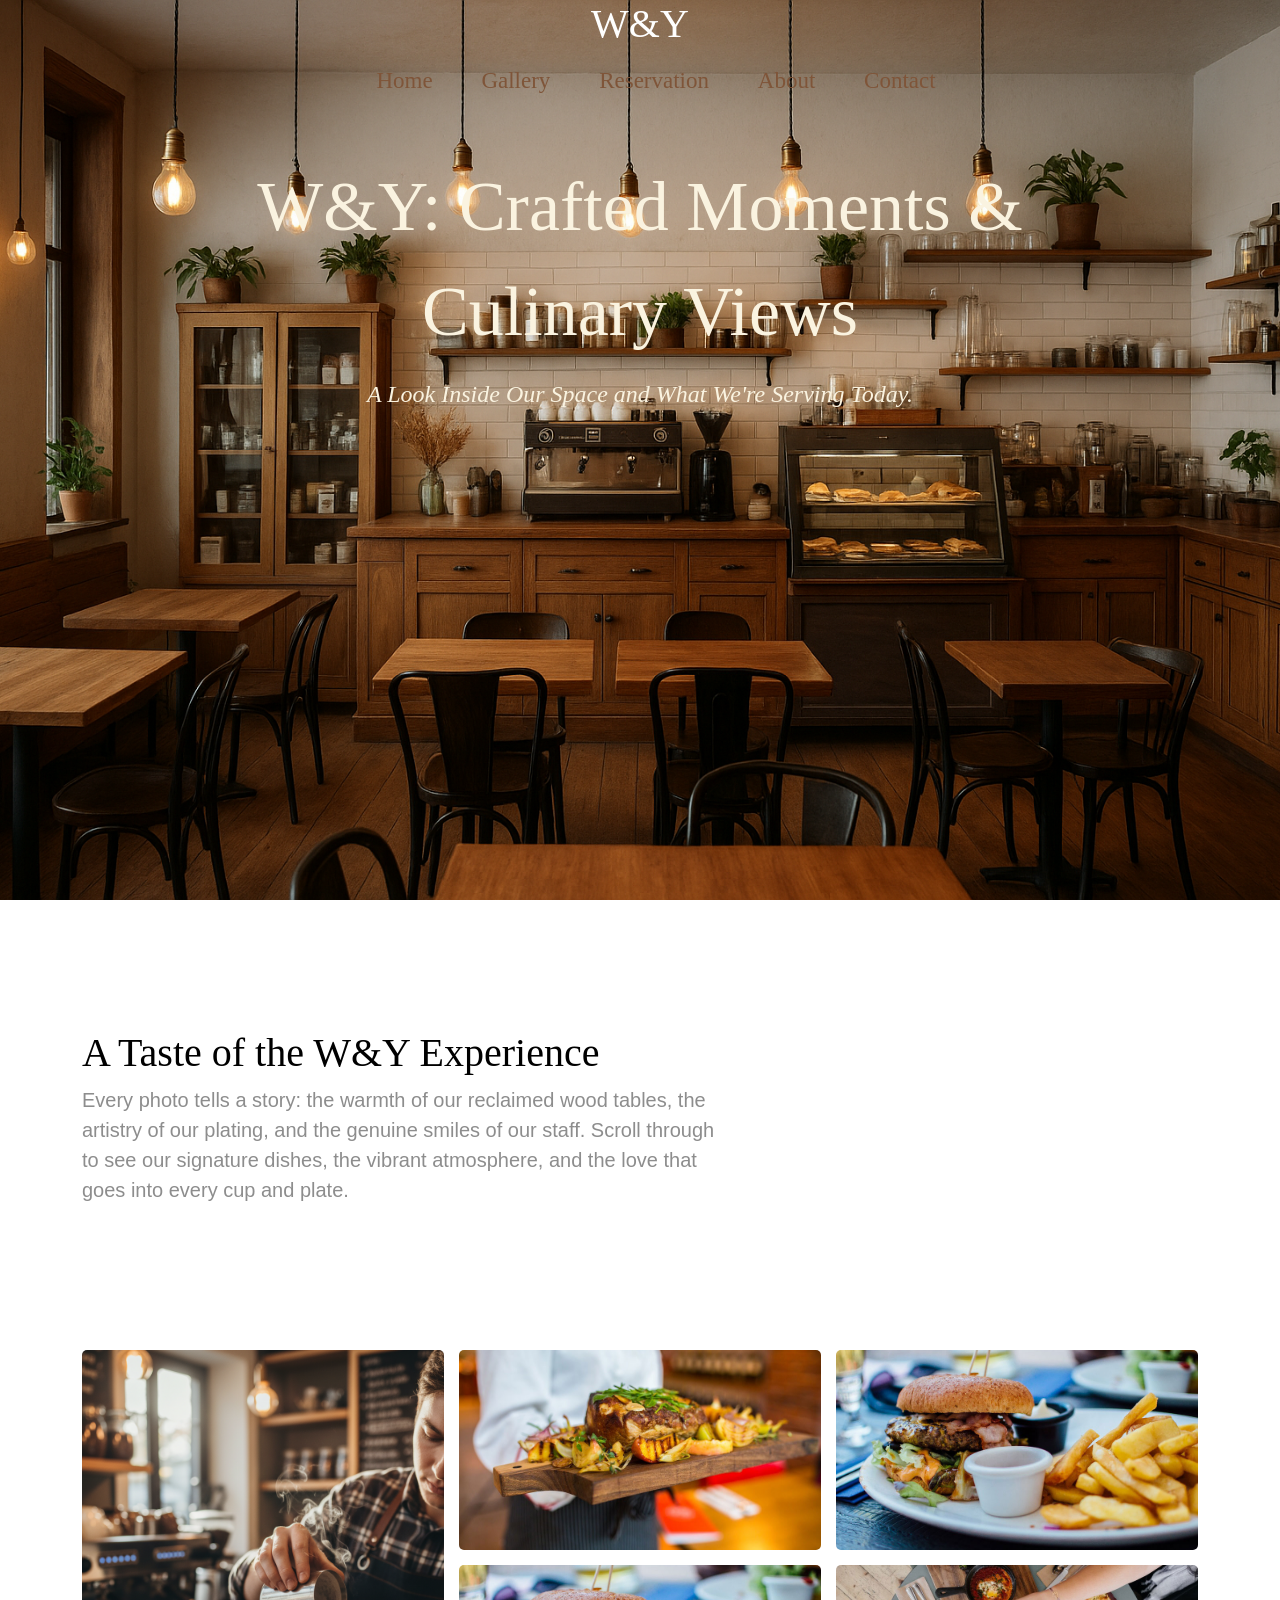
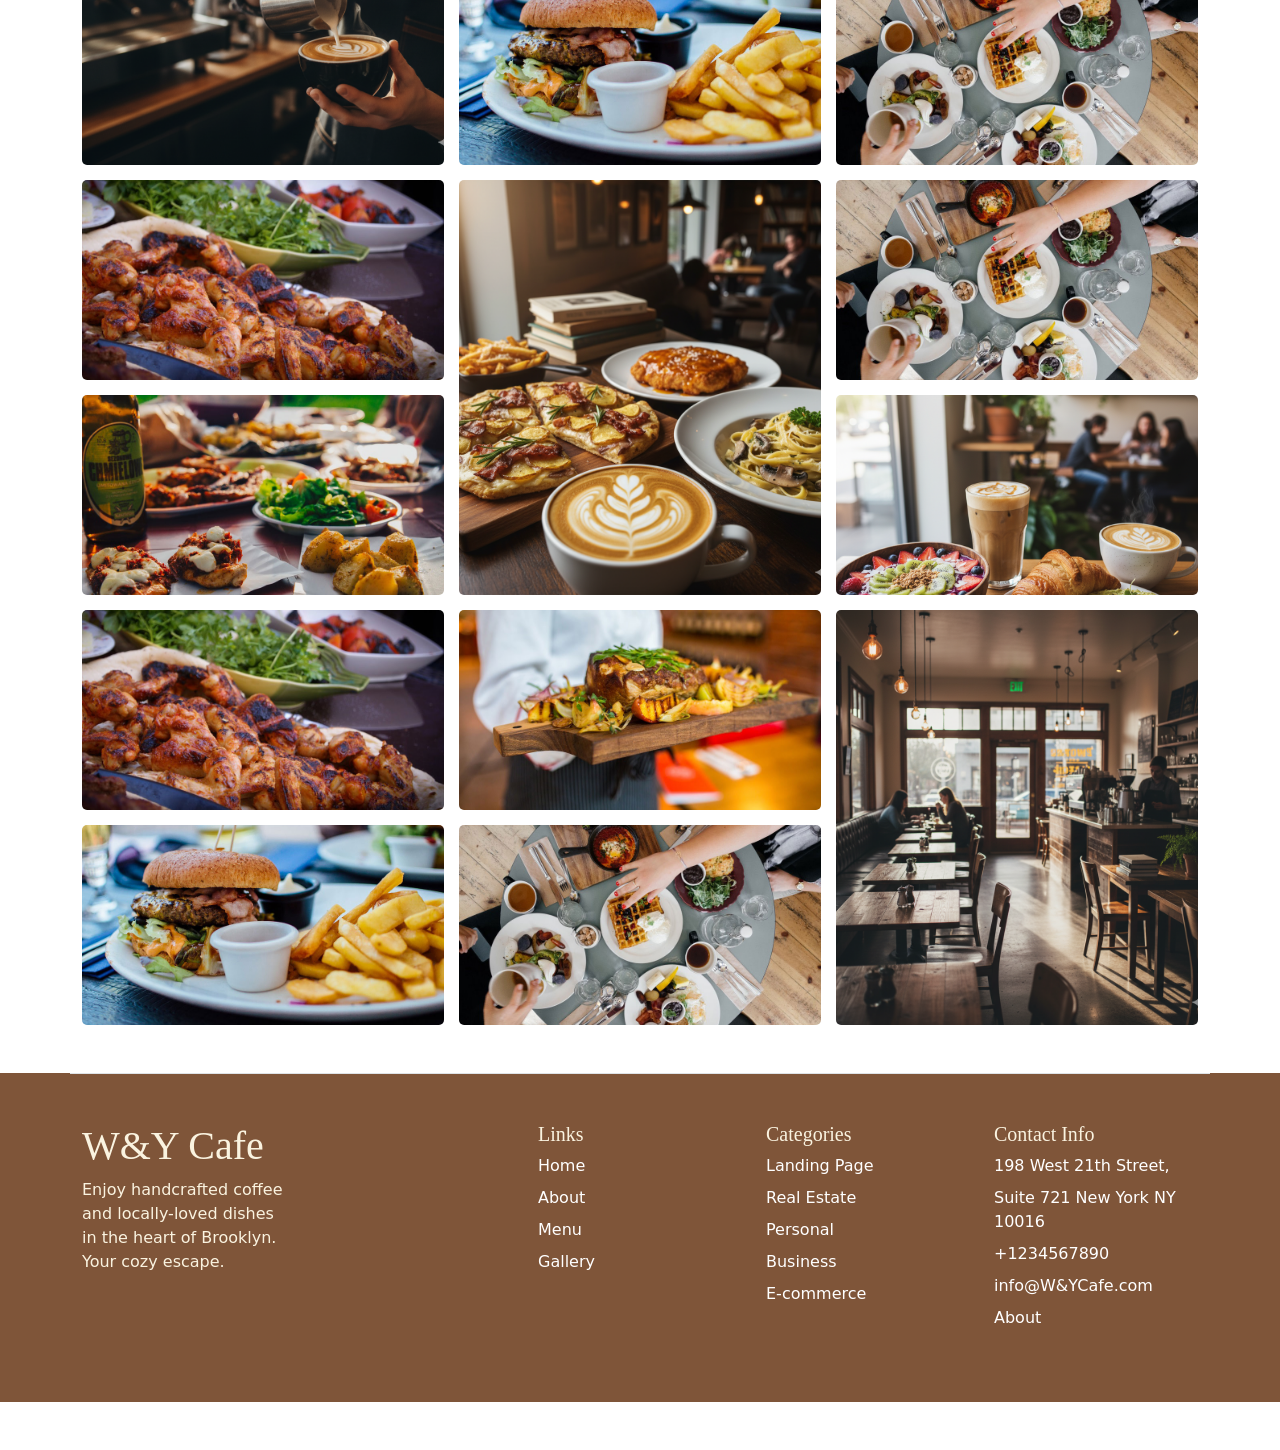
<file: gallery.html>
<!doctype html>
<html lang="en">

<head>
  <meta charset="utf-8">
  <meta name="viewport" content="width=device-width, initial-scale=1">
  <title>W&Y Gallery</title>
  <link href="https://cdn.jsdelivr.net/npm/bootstrap@5.3.8/dist/css/bootstrap.min.css" rel="stylesheet"
    integrity="sha384-sRIl4kxILFvY47J16cr9ZwB07vP4J8+LH7qKQnuqkuIAvNWLzeN8tE5YBujZqJLB" crossorigin="anonymous">
  <link rel="stylesheet" href="gallery.css">
  <link rel="stylesheet" href="ressponsive-gallery.css">



</head>

<body>
  <header>


    <h1 id="logo-name" class="text-center">W&Y</h1>


    <ul class="mx-auto" id="h-ul">
      <li><a href="index.html">Home</a></li>
      <li><a href="gallery.html">Gallery</a></li>
      <li><a href="reserve.html">Reservation</a></li>
      <li><a href="about.html">About</a></li>
      <li><a href="contact.html">Contact</a></li>
    </ul>
    <p class="text-center mt-5 mb-2"> W&Y: Crafted Moments & Culinary Views</p>
    <h4 class="text-center my-3">A Look Inside Our Space and What We're Serving Today.</h4>

  </header>
  <div class="container our-gallery">
    <h1>A Taste of the W&Y Experience</h1>
    <p>Every photo tells a story: the warmth of our reclaimed wood tables, the artistry of our plating, and the genuine
      smiles of our staff. Scroll through to see our signature dishes, the vibrant atmosphere, and the love that goes
      into every cup and plate.</p>
  </div>

  <div class="container photo-grid-3">
    <div class="aa"></div>
    <div class="b"></div>
    <div class="c"></div>
    <div class="d"></div>
    <div class="e"></div>
  </div>

  <div class="container photo-grid">
    <div class="photo-one"></div>
    <div class="photo-two"></div>
    <div class="photo-three"></div>
    <div class="photo-four"></div>
    <div class="photo-five"></div>
  </div>

  <div class="container photogrid-2">
    <div class="one"></div>
    <div class="two"></div>
    <div class="three"></div>
    <div class="four"></div>
    <div class="five"></div>
  </div>




  <!-- footer -->
 <footer>
        <div class="container">
            <footer class="row row-cols-1 row-cols-sm-2 row-cols-md-5 py-5 my-5 border-top">
                <div class="col mb-3">
                    <h1 class="footer-text">W&Y Cafe</h1>
                    <p class="a">Enjoy handcrafted coffee and locally-loved dishes in the heart of Brooklyn. Your cozy
                        escape.</p>
                </div>
                <div class="col mb-3"></div>
                <div class="col mb-3">
                    <h5 class="footer-text">Links</h5>
                    <ul class="nav flex-column footer-ul-list">
                        <li class="nav-item mb-2"><a href="#" class="nav-link p-0">Home</a></li>
                        <li class="nav-item mb-2"><a href="#" class="nav-link p-0">About</a></li>
                        <li class="nav-item mb-2"><a href="#" class="nav-link p-0">Menu</a></li>
                        <li class="nav-item mb-2"><a href="#" class="nav-link p-0">Gallery</a></li>
                    </ul>
                </div>
                <div class="col mb-3">
                    <h5 class="footer-text">Categories</h5>
                    <ul class="nav flex-column footer-ul-list">
                        <li class="nav-item mb-2"><a href="#" class="nav-link p-0">Landing Page</a></li>
                        <li class="nav-item mb-2"><a href="#" class="nav-link p-0">Real Estate</a></li>
                        <li class="nav-item mb-2"><a href="#" class="nav-link p-0">Personal</a></li>
                        <li class="nav-item mb-2"><a href="#" class="nav-link p-0">Business</a></li>
                        <li class="nav-item mb-2"><a href="#" class="nav-link p-0">E-commerce</a></li>
                    </ul>
                </div>
                <div class="col mb-3">
                    <h5 class="footer-text">Contact Info</h5>
                    <ul class="nav flex-column footer-ul-list">
                        <li class="nav-item mb-2"><a href="#" class="nav-link p-0">198 West 21th
                                Street,</a></li>
                        <li class="nav-item mb-2"><a href="#" class="nav-link p-0">Suite 721 New
                                York NY 10016
                            </a></li>
                        <li class="nav-item mb-2"><a href="#" class="nav-link p-0">+1234567890</a></li>
                        <li class="nav-item mb-2"><a href="#" class="nav-link p-0">info@W&YCafe.com</a></li>
                        <li class="nav-item mb-2"><a href="#" class="nav-link p-0">About</a></li>
                    </ul>
                </div>
            </footer>
        </div>
    </footer>












  <script src="https://cdn.jsdelivr.net/npm/bootstrap@5.3.8/dist/js/bootstrap.bundle.min.js"
    integrity="sha384-FKyoEForCGlyvwx9Hj09JcYn3nv7wiPVlz7YYwJrWVcXK/BmnVDxM+D2scQbITxI"
    crossorigin="anonymous"></script>
</body>

</html>
</file>
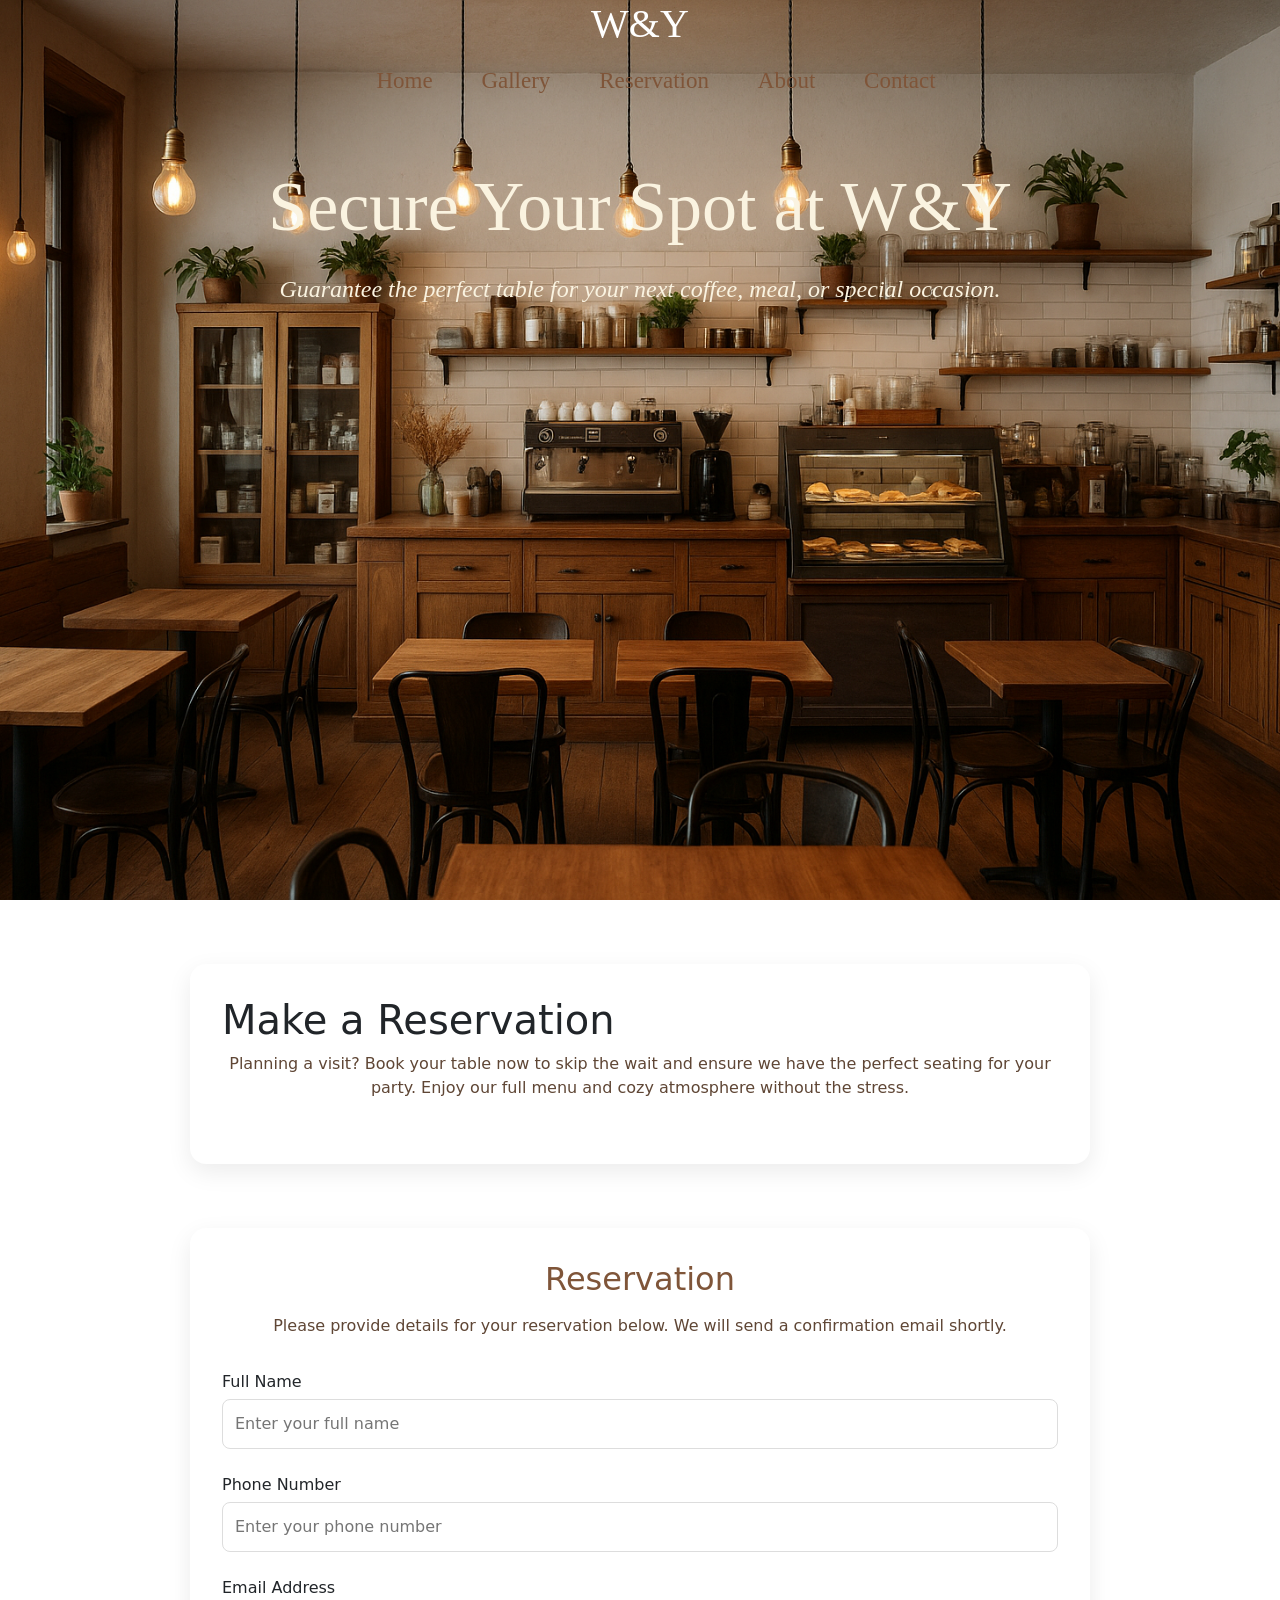
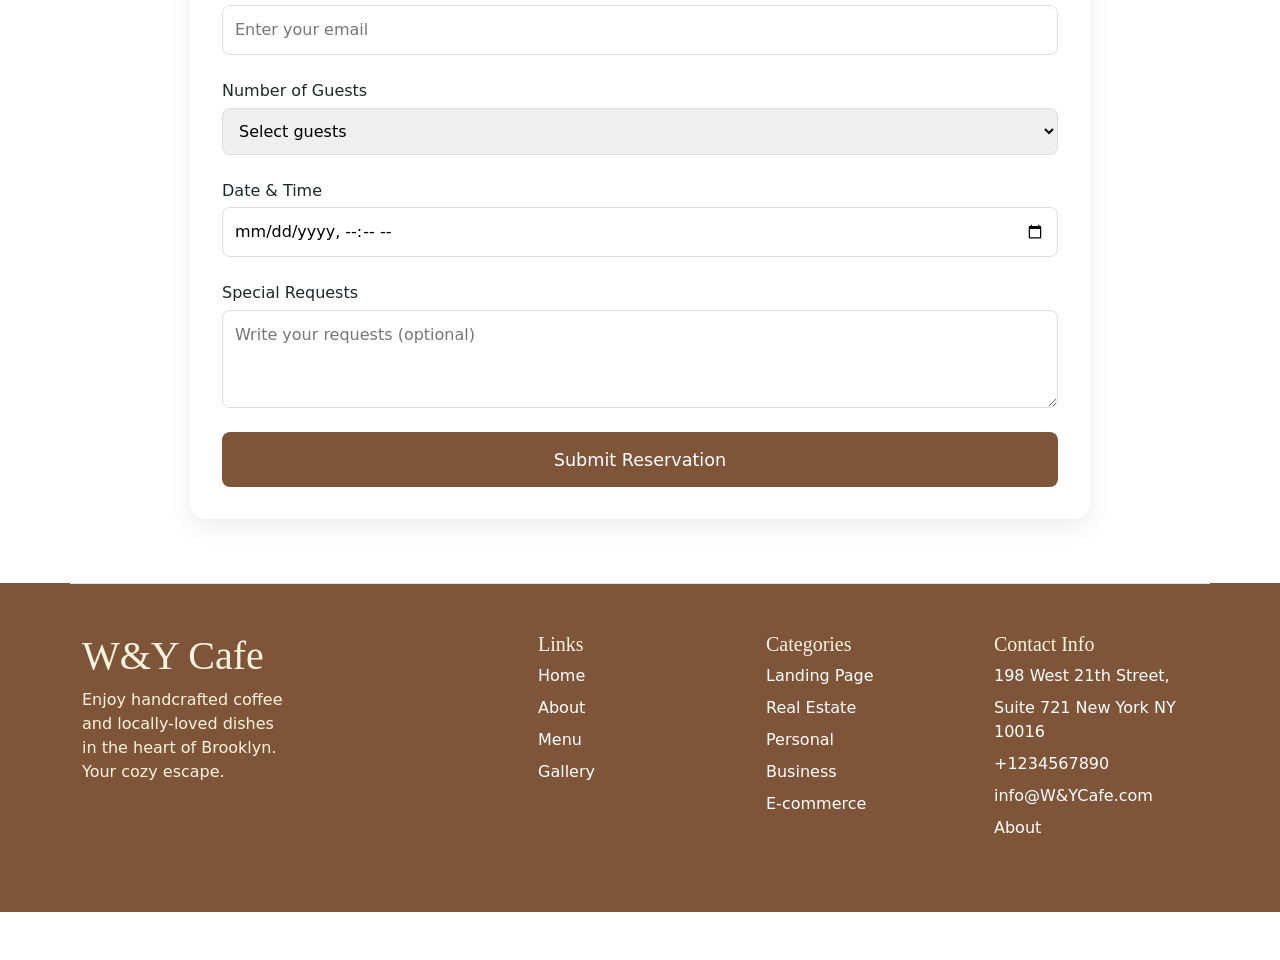
<file: reserve.html>
<!doctype html>
<html lang="en">

<head>
  <meta charset="utf-8">
  <meta name="viewport" content="width=device-width, initial-scale=1">
  <title>W&Y Reservation</title>
  <link href="https://cdn.jsdelivr.net/npm/bootstrap@5.3.8/dist/css/bootstrap.min.css" rel="stylesheet"
    integrity="sha384-sRIl4kxILFvY47J16cr9ZwB07vP4J8+LH7qKQnuqkuIAvNWLzeN8tE5YBujZqJLB" crossorigin="anonymous">
  <link rel="stylesheet" href="reserve.css">
  <link rel="stylesheet" href="reserve-ressponsive.css">
</head>

<body>
  <header>


    <h1 id="logo-name" class="text-center">W&Y</h1>


    <ul class="mx-auto" id="h-ul">
      <li><a href="index.html">Home</a></li>
      <li><a href="gallery.html">Gallery</a></li>
      <li><a href="reserve.html">Reservation</a></li>
      <li><a href="about.html">About</a></li>
      <li><a href="contact.html">Contact</a></li>
    </ul>
    <p class="text-center mt-5 mb-2">Secure Your Spot at W&Y</p>
    <h4 class="text-center my-3">Guarantee the perfect table for your next coffee, meal, or special occasion.</h4>

  </header>

  <div class="container reservation">
    <h1> Make a Reservation</h1>
    <p>Planning a visit? Book your table now to skip the wait and ensure we have the perfect seating for your party.
      Enjoy our full menu and cozy atmosphere without the stress.</p>
  </div>


  <section class="reservation">
    <h2>Reservation</h2>
    <p>Please provide details for your reservation below. We will send a confirmation email shortly.</p>
    <form id="reservationForm" onsubmit="return validateForm()">
      <div class="form-group">
        <label for="name">Full Name</label>
        <input type="text" id="name" placeholder="Enter your full name" required>
      </div>

      <div class="form-group">
        <label for="phone">Phone Number</label>
        <input type="tel" id="phone" placeholder="Enter your phone number" pattern="[0-9]{10}" required>
      </div>

      <div class="form-group">
        <label for="email">Email Address</label>
        <input type="email" id="email" placeholder="Enter your email" required>
      </div>

      <div class="form-group">
        <label for="guests">Number of Guests</label>
        <select id="guests" required>
          <option value="">Select guests</option>
          <option value="1">1 Guest</option>
          <option value="2">2 Guests</option>
          <option value="3">3 Guests</option>
          <option value="4">4 Guests</option>
          <option value="5+">5 or more</option>
        </select>
      </div>

      <div class="form-group">
        <label for="date">Date & Time</label>
        <input type="datetime-local" id="date" required>
      </div>

      <div class="form-group">
        <label for="message">Special Requests</label>
        <textarea id="message" rows="3" placeholder="Write your requests (optional)"></textarea>
      </div>

      <button type="submit">Submit Reservation</button>
    </form>
  </section>


  <footer>
    <div class="container">
      <footer class="row row-cols-1 row-cols-sm-2 row-cols-md-5 py-5 my-5 border-top">
        <div class="col mb-3">
          <h1 class="footer-text">W&Y Cafe</h1>
          <p class="a">Enjoy handcrafted coffee and locally-loved dishes in the heart of Brooklyn. Your cozy
            escape.</p>
        </div>
        <div class="col mb-3"></div>
        <div class="col mb-3">
          <h5 class="footer-text">Links</h5>
          <ul class="nav flex-column footer-ul-list">
            <li class="nav-item mb-2"><a href="#" class="nav-link p-0">Home</a></li>
            <li class="nav-item mb-2"><a href="#" class="nav-link p-0">About</a></li>
            <li class="nav-item mb-2"><a href="#" class="nav-link p-0">Menu</a></li>
            <li class="nav-item mb-2"><a href="#" class="nav-link p-0">Gallery</a></li>
          </ul>
        </div>
        <div class="col mb-3">
          <h5 class="footer-text">Categories</h5>
          <ul class="nav flex-column footer-ul-list">
            <li class="nav-item mb-2"><a href="#" class="nav-link p-0">Landing Page</a></li>
            <li class="nav-item mb-2"><a href="#" class="nav-link p-0">Real Estate</a></li>
            <li class="nav-item mb-2"><a href="#" class="nav-link p-0">Personal</a></li>
            <li class="nav-item mb-2"><a href="#" class="nav-link p-0">Business</a></li>
            <li class="nav-item mb-2"><a href="#" class="nav-link p-0">E-commerce</a></li>
          </ul>
        </div>
        <div class="col mb-3">
          <h5 class="footer-text">Contact Info</h5>
          <ul class="nav flex-column footer-ul-list">
            <li class="nav-item mb-2"><a href="#" class="nav-link p-0">198 West 21th
                Street,</a></li>
            <li class="nav-item mb-2"><a href="#" class="nav-link p-0">Suite 721 New
                York NY 10016
              </a></li>
            <li class="nav-item mb-2"><a href="#" class="nav-link p-0">+1234567890</a></li>
            <li class="nav-item mb-2"><a href="#" class="nav-link p-0">info@W&YCafe.com</a></li>
            <li class="nav-item mb-2"><a href="#" class="nav-link p-0">About</a></li>
          </ul>
        </div>
      </footer>
    </div>
  </footer>



  <script src="https://cdn.jsdelivr.net/npm/bootstrap@5.3.8/dist/js/bootstrap.bundle.min.js"
    integrity="sha384-FKyoEForCGlyvwx9Hj09JcYn3nv7wiPVlz7YYwJrWVcXK/BmnVDxM+D2scQbITxI"
    crossorigin="anonymous"></script>
</body>

</html>
</file>
<file: style.css>
:root {
    --primary-red-color: rgb(192, 43, 43);
    --off-white-color: #FAF3E0;
    --primary-red-color: rgb(192, 43, 43);
    --off-white-color: #FAF3E0;
    --bg-light: #F9F5EB;
    --accent: #B08968;
    --accent-dark: #7F5539;
    --accent-hover: #9C6644;
    --text-dark: #3E2723;
    --white: #ffffff;
}

* {
    margin: 0;
    padding: 0;
    box-sizing: border-box;
}

header {
    height: 100vh;
    width: 100%;
    background-image: url(img/cafe-intirier-img.png);
    background-repeat: no-repeat;
    background-position: center;
    background-size: cover;
    /* font-family: Georgia, 'Times New Roman', Times, serif;  */
    font-family: 'Playfair Display', serif;
    color: white;

}

/* header h1{
    
   backdrop-filter: blur(10px);
   background: transparent;
   padding-top: 5px;
     position: sticky;
   top: 0px;
  
} */


header ul li {
    list-style-type: none;
    align-content: center;
}

header ul li a {
    text-decoration: none;
    font-size: 23px;
    color: #7F5539;
   

}

header ul li a:hover {
    border-bottom: 2px solid var(--primary-red-color);
    color: var(--off-white-color);

}

header ul {
    display: flex;
    justify-content: space-around;
    width: 50%;

    height: 50px;

}


header p {
    font-size: 70px;
    width: 80%;
    margin: auto;
    color: var(--off-white-color);

}

header h4 {
    font-style: italic;
    color: var(--off-white-color);
}

header h4 mark {
    background-color: var(--primary-red-color);

}

.the-restro {
    width: 100%;
    background-color: #FAF3E0;
    font-family: 'Lato', sans-serif;
    padding-top: 100px;
    padding-bottom: 50px;
}

.img-l {
    height: 100%;
    width: 100%;

}

.img-l img {
    height: 100%;
    width: 100%;
}

.the-restro {
    padding-left: 7.5%;
    padding-right: 7.5%;
}

.the-restro-info {

    width: 70%;
    margin-left: 15%;

}

.the-restro-info p {
    color: rgb(141, 141, 141);
}

.the-restro-info button {
    height: 35px;
    width: 170px;
    border: 2px solid var(--primary-red-color);
    background-color: transparent;
    color: var(--primary-red-color);
    transition: .2s all ease-in-out;
    border-radius: 3px;
}

.the-restro-info button:hover {
    background-color: var(--primary-red-color);
    color: var(--off-white-color);
}

.todays-menu {
    height: 50vh;
    align-content: center;


}

.todays-menu h1 {
    font-family: 'Playfair Display', serif;
    color: black;
}

.todays-menu p {
    color: rgb(141, 141, 141);
    width: 650px;
    font-size: 20px;
    font-family: 'Lato', sans-serif;
}

.menu-items {
    width: 100%;

    background-color: var(--off-white-color);

    transition: .5s all ease-in-out;
    padding: 180px 100px 0px;
    padding: 20px;

}

.menu-items .card {
    border: none;
    outline: none;
    background-color: transparent;
    margin: 0px 5px 0px;




}

.menu-items .card-body {
    width: 80%;
}

.menu-items .card img {
    height: 100%;
    width: 70%;
}


.Bake-Potato-Pizza .card h5 {
    font-family: 'Playfair Display', serif;
}

.menu-items .card .price {
    color: var(--primary-red-color);
    font-family: "Roboto", sans-serif;
    font-optical-sizing: auto;
    font-weight: 700;
    font-style: normal;


}

.menu-items .card p {
    font-family: 'Lato', sans-serif;
    color: rgb(141, 141, 141);
}

/* .Salted-Fried-Chicken{
    border: 1px solid black;
   transform: translateY(150px);
    
    
} */
/* .Fried-Potato-Garlic{
 border: 1px solid black;
   transform: translateY(150px);
} */

.testimony {
    height: 50vh;
    align-content: center;
}

.testimony h1 {
    font-family: 'Playfair Display', serif;
    color: black;
}

.testimony p {
    color: rgb(141, 141, 141);
    width: 650px;
    font-size: 20px;
    font-family: 'Lato', sans-serif;

}

.big-photo {

    height: 150px;
    background-color: var(--off-white-color);
    align-content: center;

}

.big-photo p {



    font-size: 20px;
    width: 70%;
    margin-left: 15%;
    /* color: rgba(255, 255, 255, 0.521); */
    color: black;
}

.carousel-inner .carousel-item {
    height: 500px;
    width: 60%;

}

.carousel-inner .carousel-item img {
    height: 100%;
    width: 100%;
}

.evants {
    height: auto;

}

.evants h1 {
    font-family: 'Playfair Display', serif;
    color: black;
}

.evants p {
    color: rgb(141, 141, 141);
    width: 85%;
    margin-left: 7.5%;
    font-size: 20px;
    font-family: 'Lato', sans-serif;
}

footer {
    /* background-image: url(img/a.png); */
    background-color: #7F5539;
    background-position: center;
    color: var(--off-white-color);
}

.footer-text {
    color: var(--off-white-color);
    font-family: 'Playfair Display', serif;

}

footer .footer-ul-list li a {
    /* color: rgb(141, 141, 141); */
    color: white;
}

footer .footer-ul-list li a:hover {
    color: var(--text-dark);
}
</file>
<file: ressponsive.css>
@media (max-width:992px) {
    header ul li a {
        font-size: 18px;
    }

    header h1 {
        font-size: 35px;
    }

    header p {
        font-size: 45px;
    }

    header h4 {
        font-size: 25px;
    }

    header {
        height: 50vh;
        width: 100%;
    }

    .the-restro {
        height: 40vh;
    }

    .todays-menu {
        height: 30vh;
    }

    .menu-items {
        height: 29vh;
    }

    .testimony {
        height: 30vh;
    }

    .the-restro img {
        height: 80%;
        width: 90%;
        margin-top: 10%;
        margin-left: 5%;
    }

    .todays-menu h1 {
        font-size: 30px;
        margin-bottom: 20px;

    }

    .big-photo p {
        font-size: 22px;
    }
    .best-unique h1 {
        font-size: 38px;
    }
  

}

 @media (min-width:769px) and (max-width:820px) {
    header ul li a {
        font-size: 16px;
    }

    header h1 {
        font-size: 35px;
    }

    header p {
        font-size: 38px;
    }

    header h4 {
        font-size: 18px;
    }

    header {
        height: 40vh;
        width: 100%;
    }

    .the-restro-info h2 {
        font-size: 22px;
    }

    .the-restro-info p {
        font-size: 13px;
    }

    .the-restro-info button {
        width: 250px;
        height: 50px;
        font-size: 20px;
        
    }

    .the-restro {
        height: 40vh;
        padding-top: 85px;
    }

    .todays-menu {
        height: 30vh;
    }

    .menu-items {
        padding-top: 103px;
        height: 81vh;
    }

    .menu-items .card {
        align-items: center;
    }

    .todays-menu h1 {
        font-size: 30px;
        margin-bottom: 15px;

    }

    .todays-menu p {
        font-size: 16px;
    }

    .testimony {
        height: 20vh;
    }

    .testimony h1 {
        font-size: 30px;

        margin-bottom: 20px;
    }

    .testimony p {
        font-size: 16px;
    }

    .the-restro img {
        height: 80%;
        width: 90%;
        margin-top: 10%;
        margin-left: 5%;
    }

    .big-photo p {
        font-size: 15px;
    }

    .carousel-inner .carousel-item img {
        height: 80%;
        width: 100%;

    }

    .best-unique h1 {
        font-size: 30px;
    }
    .evants h1{
        font-size: 30px;
    }
    .evants p{
        font-size: 16px;
    }
    .footer-text{
        font-size: 22px;
    }
    .a{
            font-size: 16px;
            
    }
    footer .footer-ul-list li a{
        font-size: 12px;
    }
} 
@media (max-width:768px) {
    #h-ul{
        display: flex;
        justify-content: space-evenly;
        padding-left: 0;
        width: 100%;
    }
    #h-ul li a {
         font-size: 15px;
    }
    header h1{
        font-size: 22px;
    }
     header p {
        font-size: 25px;
    }

    header h4 {
        font-size: 16px;
        width: 80%;
        margin-left: 10%;
    }
    header {
        height: 50vh;
    }
    .the-restro-info h2{
        font-size: 20px;
        margin-top: 15px;
    }
    .the-restro-info p{
        font-size: 15px;
       
    }
    
    .the-restro{
        padding-top: 50px;
    }
    .todays-menu{
        height: 35vh;
    }
    .todays-menu h1{
        font-size: 22px;
    }
    .todays-menu p {
        font-size: 15px;
        width: 340px;
        margin: 0;
    }
    .menu-items{
        padding-top: 20px ;
    }
    .testimony{
        height: 35vh;
    }
    .testimony h1{
        font-size: 22px;
    }
     .testimony p {
        font-size: 15px;
        width: 370px;
    }
     .big-photo p {
        font-size: 15px;
        margin-top: 0;
        margin-bottom: 0;
    }
    .best-unique h1{
        font-size: 22px;
     
    }
   .carousel-inner .carousel-item{
    width: 100%;
    height: 50vh;
   }
   .evants h1{
    font-size: 22px;
   }
   .evants p {
    font-size: 15px;

   }
    .footer-text{
    font-size: 22px;
   }
   footer .footer-ul-list li a{
        font-size: 12px;
    }
    footer{
        height: 103vh;
    }
     .menu-items .card {
        align-items: center;
    }
    .menu-items .card img{
        
        width: 76%;
        height: 151px;
    }
   
  
}

/* @media (min-width:436px) and (max-width:768px) {
    header ul li a {
        font-size: 16px;
    }

    header h1 {
        font-size: 35px;
    }

    header p {
        font-size: 38px;
    }

    header h4 {
        font-size: 18px;
    }

    header {
        height: 40vh;
        width: 100%;
    }

    .the-restro-info h2 {
        font-size: 22px;
    }

    .the-restro-info p {
        font-size: 13px;
    }

    .the-restro-info button {
        width: 200px;
        height: 50px;
    }

    .the-restro {
        height: 46vh;
        padding-top: 65px;
    }

    .todays-menu {
        height: 30vh;
    }

    .menu-items {
        height: 77vh;
    }

    .menu-items .card {
        align-items: c;
    }

    .todays-menu h1 {
        font-size: 30px;
        margin-bottom: 15px;

    }

    .todays-menu p {
        font-size: 17px;
    }

    .testimony {
        height: 30vh;
    }

    .testimony h1 {
        font-size: 30px;

        margin-bottom: 20px;
    }

    .testimony p {
        font-size: 16px;
    }

    .the-restro img {
        height: 80%;
        width: 90%;
        margin-top: 10%;
        margin-left: 5%;
    }

    .big-photo p {
        font-size: 15px;
    }

    .carousel-inner .carousel-item img {
        height: 80%;
        width: 100%;

    }

    .best-unique h1 {
        font-size: 30px;
    }
    .evants h1{
        font-size: 30px;
    }
    .evants p{
        font-size: 16px;
    }
    .footer-text{
        font-size: 22px;
    }
    .a{
            font-size: 16px;
            
    }
    footer .footer-ul-list li a{
        font-size: 12px;
    }
} */
 @media (min-width:1025px) {
    .the-restro-info button{
        height: 40px;
        width: 250px;
        font-size: 18px;
    }
}
</file>
<file: about.css>
:root{
    --primary-red-color: rgb(192, 43, 43);
    --off-white-color:#FAF3E0;
     --primary-red-color: rgb(192, 43, 43);
    --off-white-color: #FAF3E0;
      --bg-light: #F9F5EB;
      --accent: #B08968;
      --accent-dark: #7F5539;
      --accent-hover: #9C6644;
      --text-dark: #3E2723;
      --white: #ffffff;
}
* {
    margin: 0;
    padding: 0;
    box-sizing: border-box;
    
}

header{
    height: 100vh;
    width: 100%;
    background-image: url(img/cafe-intirier-img.png);
    background-repeat: no-repeat;
    background-position: center;
    background-size: cover;
    /* font-family: Georgia, 'Times New Roman', Times, serif;  */
    font-family: 'Playfair Display', serif;
    color: white;
   
}
header ul li{
    list-style-type: none;
    align-content: center;
}
header ul li a{
text-decoration: none;
font-size: 23px;
color: #7F5539;

}
header ul li a:hover{
   border-bottom: 2px solid var(--primary-red-color);
   color: var(--off-white-color);

}

header ul{
    display: flex;
    justify-content: space-around;
    width: 50%;
    
    height: 50px;

}


header p{
    font-size: 70px;
    width: 80%;
    margin: auto;
    color: var(--off-white-color);
    
}
header h4{
    font-style: italic;
    color: var(--off-white-color);
}
header h4 mark{
    background-color: var(--primary-red-color);

}
.the-restro{
    height: 100vh;
    width: 100%;
    background-color: #FAF3E0;
    font-family: 'Lato', sans-serif;
    padding-top: 100px;
}
.img-l{
    height: 100%;
    width: 100%;
   
}
.img-l img{
    height: 100%;
    width: 100%;
}
.the-restro{
   padding-left: 7.5%;
   padding-right: 7.5%;
}
.the-restro-info{
    
    width: 70%;
    margin-left: 15%;
   
}
.our-Experience .right-img img{
    height: 100%;
    width: 50%;
    
}
.our-Experience .outdoor-img img{
     height: 100%;
    width: 100%;
}
.the-restro-info p{
    color: rgb(141, 141, 141);
}
.the-restro-info button{
    height: 35px;
    width: 170px;
    border: 2px solid var(--primary-red-color);
    background-color: transparent;
    color: var(--primary-red-color);
    transition: .2s all ease-in-out;
     border-radius: 3px;
}
.the-restro-info button:hover{
    background-color: var(--primary-red-color);
    color: var(--off-white-color);
}
.our-Experience{
    background-color: var(--off-white-color);
     font-family: 'Playfair Display', serif;
    
   
    
}


.our-Experience p {
    color: rgb(141, 141, 141);
    width: 100%;
}
footer{
    /* background-image: url(img/a.png); */
    background-color: #7F5539;
    background-position: center;
    color: var(--off-white-color);
}
.footer-text{
    color: var(--off-white-color);
    font-family: 'Playfair Display', serif;

}

footer .footer-ul-list li a{
    /* color: rgb(141, 141, 141); */
    color: white;
}
footer .footer-ul-list li a:hover{
    color: var(--text-dark);
}
</file>
<file: ressponsive-about.css>
@media (min-width:821px) and (max-width:1024px) {
    header ul li a {
        font-size: 18px;
    }

    header h1 {
        font-size: 35px;
    }

    header p {
        font-size: 45px;
    }

    header h4 {
        font-size: 25px;
    }

    header {
        height: 50vh;
        width: 100%;
    }

    .the-Founders-Meet p {

        width: 100%;
        padding: 0;
        text-align: end;

    }
    .our-Experience h2{
       color: rgb(192, 43, 43);
        margin-top: 50px;
        margin-bottom: 50px;
        font-size: 44px;
       

    }
    .our-Experience .oe{
    margin: 50px 0px 50px;
 
}
    .our-Experience {
         height: 1000px;
    }

    .added-Employees-one p {
        text-align: end;
    }
    .franchise-Restaurants-Brooklyn{
        text-align: end;
    }
    .stablished-Marketing{
        text-align: end;
    }
   
    .our-Experience h1{
        font-size: 38px;
    }
    .our-Experience p {
        font-size: 20px;
    }
    
}

@media (min-width:769px) and (max-width:820px) {
    header ul li a {
        font-size: 16px;
    }

    header h1 {
        font-size: 35px;
    }

    header p {
        font-size: 38px;
    }

    header h4 {
        font-size: 18px;
    }

    header {
        height: 40vh;
        width: 100%;
    }

    .the-Founders-Meet p {

        width: 100%;
        padding: 0;
        text-align: end;

    }

    .added-Employees-one p {
        text-align: end;
    }
     .our-Experience h1{
        font-size: 25px;
        
    }
    .franchise-Restaurants-Brooklyn{
        text-align: end;
    }
     .stablished-Marketing{
        text-align: end;
    }
    .our-Experience{
        height: 800px;
    }
     .our-Experience h2{
       color: rgb(192, 43, 43);
        margin-top: 35px;
        margin-bottom: 35px;
        font-size: 40px;

    }
      .our-Experience .oe{
    margin: 40px 0px 40px;
    font-size: 38px;
 
}
    .our-Experience p {
        font-size: 16px;
    }
   
     footer .footer-ul-list li a{
        font-size: 12px;
    }
    .footer-text{
        font-size: 22px;
    }
}

@media (max-width:435px) {
    #h-ul {
        display: flex;
        justify-content: space-evenly;
        padding-left: 0;


        width: 100%;
    }

    #h-ul li a {
        font-size: 15px;
    }

    header h1 {
        font-size: 22px;
    }

    header p {
        font-size: 25px;
    }

    header h4 {
        font-size: 16px;
    }

    header {
        height: 50vh;
    }

    .our-Experience {
        height: 850px;
    }

    .our-Experience h1 {
        font-size: 19px;
    }
    .our-Experience h2{
        color: rgb(192, 43, 43);
    }
    .footer-text{
    font-size: 22px;
   }
   footer .footer-ul-list li a{
        font-size: 12px;
    }
    footer{
        height: 103vh;
    }
    .the-Founders-Meet{
        height: 25vh;
        margin: 50px 0;
    }

}

@media (min-width:436px) and (max-width:768px) {
    header ul li a {
        font-size: 16px;
    }

    header h1 {
        font-size: 35px;
    }

    header p {
        font-size: 38px;
    }

    header h4 {
        font-size: 18px;
    }

    header {
        height: 40vh;
        width: 100%;
    }

    .the-Founders-Meet p {

        width: 100%;
        padding: 0;
        text-align: end;

    }

    .added-Employees-one p {
        text-align: end;
    }
     .our-Experience h1{
        font-size: 25px;
        
    }
    .franchise-Restaurants-Brooklyn{
        text-align: end;
    }
     .stablished-Marketing{
        text-align: end;
    }
    .our-Experience{
        height: 800px;
    }
     .our-Experience h2{
       color: rgb(192, 43, 43);
        margin-top: 35px;
        margin-bottom: 35px;
        font-size: 40px;

    }
      .our-Experience .oe{
    margin: 40px 0px 40px;
    font-size: 38px;
 
}
    .our-Experience p {
        font-size: 16px;
    }
   
     footer .footer-ul-list li a{
        font-size: 12px;
    }
    .footer-text{
        font-size: 22px;
    }
}

/* @media (min-width:1025px) {
    
} */
</file>
<file: contact.css>
:root{
    --primary-red-color: rgb(192, 43, 43);
    --off-white-color:#FAF3E0;
     --primary-red-color: rgb(192, 43, 43);
    --off-white-color: #FAF3E0;
      --bg-light: #F9F5EB;
      --accent: #B08968;
      --accent-dark: #7F5539;
      --accent-hover: #9C6644;
      --text-dark: #3E2723;
      --white: #ffffff;
}
* {
    margin: 0;
    padding: 0;
    box-sizing: border-box;
}
header{
    height: 100vh;
    width: 100%;
    background-image: url(img/cafe-intirier-img.png);
    background-repeat: no-repeat;
    background-position: center;
    background-size: cover;
    /* font-family: Georgia, 'Times New Roman', Times, serif;  */
    font-family: 'Playfair Display', serif;
    color: white;
   
}



header ul li{
    list-style-type: none;
    align-content: center;
}
header ul li a{
text-decoration: none;
font-size: 23px;
color: #7F5539;

}
header ul li a:hover{
   border-bottom: 2px solid var(--primary-red-color);
   color: var(--off-white-color);

}

header ul{
    display: flex;
    justify-content: space-around;
    width: 50%;
    
    height: 50px;

}
.hero-sectionn{
    margin-top: 50px;
    margin-bottom: 50px;
}
.hero-sectionn h1{
 font-family: 'Playfair Display', serif;
 /* border: 2px solid black; */
}
.hero-sectionn p {
    font-family: 'Lato', sans-serif;
    /* border: 2px solid black; */
    width: 70%;
    margin-left: 15%;
}


header p{
    font-size: 70px;
    width: 80%;
    margin: auto;
    color: var(--off-white-color);
    
}
header h4{
    font-style: italic;
    color: var(--off-white-color);
}
header h4 mark{
    background-color: var(--primary-red-color);

}
form {
    display: grid;
    gap: 1.5rem;
    
}

.form-group {
    display: flex;
    flex-direction: column;
}

label {
    font-weight: 500;
    margin-bottom: 0.3rem;
}

input,
textarea,
select {
    padding: 0.75rem;
    border: 1px solid #ddd;
    border-radius: 8px;
    font-size: 1rem;
    outline: none;
    transition: all 0.3s ease;
}

input:focus,
textarea:focus,
select:focus {
    border-color: var(--accent);
    box-shadow: 0 0 5px rgba(176, 137, 104, 0.3);
}

button {
    background: var(--accent-dark);
    color: white;
    padding: 0.9rem;
    font-size: 1.1rem;
    border: none;
    border-radius: 8px;
    cursor: pointer;
    transition: background 0.3s ease, transform 0.2s ease;
}

button:hover {
    background: var(--accent-hover);
    transform: scale(1.03);
}
.left-data{
    padding: 20px;
}
footer{
    /* background-image: url(img/a.png); */
    background-color: #7F5539;
    background-position: center;
    color: var(--off-white-color);
}
.footer-text{
    color: var(--off-white-color);
    font-family: 'Playfair Display', serif;

}
.reservaion{
  padding: 20px;
}

footer .footer-ul-list li a{
    /* color: rgb(141, 141, 141); */
    color: white;
}
footer .footer-ul-list li a:hover{
    color: var(--text-dark);
}
</file>
<file: ressponsive-contact.css>
@media (min-width:821px) and (max-width:1024px) {
    header ul li a {
        font-size: 18px;
    }

    header h1 {
        font-size: 35px;
    }

    header p {
        font-size: 45px;
    }

    header h4 {
        font-size: 25px;
    }

    header {
        height: 50vh;
        width: 100%;
    }
    form{
        margin-right: 30px;
    }

    .the-Founders-Meet p {

        width: 100%;
        padding: 0;
        text-align: end;

    }
    .our-Experience h2{
       color: rgb(192, 43, 43);
        margin-top: 50px;
        margin-bottom: 50px;
        font-size: 44px;
       

    }
    .our-Experience .oe{
    margin: 50px 0px 50px;
 
}
    .our-Experience {
         height: 1000px;
    }

    .added-Employees-one p {
        text-align: end;
    }
    .franchise-Restaurants-Brooklyn{
        text-align: end;
    }
    .stablished-Marketing{
        text-align: end;
    }
   
    .our-Experience h1{
        font-size: 38px;
    }
    .our-Experience p {
        font-size: 20px;
    }
    
}

@media (min-width:769px) and (max-width:820px) {
    header ul li a {
        font-size: 16px;
    }

    header h1 {
        font-size: 35px;
    }

    header p {
        font-size: 38px;
    }

    header h4 {
        font-size: 18px;
    }

    header {
        height: 40vh;
        width: 100%;
    }

    .the-Founders-Meet p {

        width: 100%;
        padding: 0;
        text-align: end;

    }
    form{
        margin-right: 20px;
    }

    .added-Employees-one p {
        text-align: end;
    }
     .our-Experience h1{
        font-size: 25px;
        
    }
    .franchise-Restaurants-Brooklyn{
        text-align: end;
    }
     .stablished-Marketing{
        text-align: end;
    }
    .our-Experience{
        height: 800px;
    }
     .our-Experience h2{
       color: rgb(192, 43, 43);
        margin-top: 35px;
        margin-bottom: 35px;
        font-size: 40px;

    }
      .our-Experience .oe{
    margin: 40px 0px 40px;
    font-size: 38px;
 
}
    .our-Experience p {
        font-size: 16px;
    }
   
     footer .footer-ul-list li a{
        font-size: 12px;
    }
    .footer-text{
        font-size: 22px;
    }
}

@media (max-width:435px) {
    #h-ul {
        display: flex;
        justify-content: space-evenly;
        padding-left: 0;


        width: 100%;
    }

    #h-ul li a {
        font-size: 15px;
    }

    header h1 {
        font-size: 22px;
    }

    header p {
        font-size: 25px;
    }

    header h4 {
        font-size: 16px;
    }

    header {
        height: 50vh;
    }

    .our-Experience {
        height: 850px;
    }
   form{
    padding: 10px;
   }

    .our-Experience h1 {
        font-size: 19px;
    }
    .our-Experience h2{
        color: rgb(192, 43, 43);
    }
    .footer-text{
    font-size: 22px;
   }
   footer .footer-ul-list li a{
        font-size: 12px;
    }
    footer{
        height: 115vh;
    }

}

@media (min-width:436px) and (max-width:768px) {
    header ul li a {
        font-size: 16px;
    }

    header h1 {
        font-size: 35px;
    }

    header p {
        font-size: 38px;
    }

    header h4 {
        font-size: 18px;
    }

    header {
        height: 40vh;
        width: 100%;
    }
    form{
        margin-right: 10px;
    }

    .the-Founders-Meet p {

        width: 100%;
        padding: 0;
        text-align: end;

    }

    .added-Employees-one p {
        text-align: end;
    }
     .our-Experience h1{
        font-size: 25px;
        
    }
    .franchise-Restaurants-Brooklyn{
        text-align: end;
    }
     .stablished-Marketing{
        text-align: end;
    }
    .our-Experience{
        height: 800px;
    }
     .our-Experience h2{
       color: rgb(192, 43, 43);
        margin-top: 35px;
        margin-bottom: 35px;
        font-size: 40px;

    }
      .our-Experience .oe{
    margin: 40px 0px 40px;
    font-size: 38px;
 
}
    .our-Experience p {
        font-size: 16px;
    }
   
     footer .footer-ul-list li a{
        font-size: 12px;
    }
    .footer-text{
        font-size: 22px;
    }
}

@media (min-width:1025px) {
   form{
    margin-right: 30px;
   } 
}
</file>
<file: gallery.css>
:root {
    --primary-red-color: rgb(192, 43, 43);
    --off-white-color: #FAF3E0;
     --primary-red-color: rgb(192, 43, 43);
    --off-white-color: #FAF3E0;
      --bg-light: #F9F5EB;
      --accent: #B08968;
      --accent-dark: #7F5539;
      --accent-hover: #9C6644;
      --text-dark: #3E2723;
      --white: #ffffff;
}

* {
    margin: 0;
    padding: 0;
    box-sizing: border-box;
}

header {
    height: 100vh;
    width: 100%;
    background-image: url(img/cafe-intirier-img.png);
    background-repeat: no-repeat;
    background-position: center;
    background-size: cover;
    /* font-family: Georgia, 'Times New Roman', Times, serif;  */
    font-family: 'Playfair Display', serif;
    color: white;

}

header ul li {
    list-style-type: none;
    align-content: center;
}

header ul li a {
    text-decoration: none;
    font-size: 23px;
    color: #7F5539;

}

header ul li a:hover {
    border-bottom: 2px solid var(--primary-red-color);
    color: var(--off-white-color);

}

header ul {
    display: flex;
    justify-content: space-around;
    width: 50%;

    height: 50px;

}


header p {
    font-size: 70px;
    width: 80%;
    margin: auto;
    color: var(--off-white-color);

}

header h4 {
    font-style: italic;
    color: var(--off-white-color);
}

header h4 mark {
    background-color: var(--primary-red-color);

}

.our-gallery {
    height: 50vh;
    align-content: center;
}

.our-gallery h1 {
    font-family: 'Playfair Display', serif;
    color: black;
}

.our-gallery p {
    color: rgb(141, 141, 141);
    width: 650px;
    font-size: 20px;
    font-family: 'Lato', sans-serif;

}

/* .photo-grid{
    display: grid;
    gap: 15px;
    grid-template-columns: 1fr 1fr 1fr;
    grid-template-rows: 150px 150px;
    grid-template-areas: 
    "leftone centerone rightone"
    "lefttwo centerone righttwo"
    ;
}
.leftone{
    grid-area: leftone;
 
background-image: url(img/gallery_1.jpeg);
background-position: center;
background-repeat: no-repeat;
background-size: cover;
}
.rightone{
    grid-area: rightone;
   
    background-image: url(img/gallery_2.jpeg);
    background-position: center;
background-repeat: no-repeat;
background-size: cover;
    
}
.centerone{
    grid-area: centerone;
   
    background-image: url(img/gallery_3.jpeg);
    background-position: center;
background-repeat: no-repeat;
background-size: cover;
    
}
.lefttwo{
    grid-area: lefttwo;
   
    background-image: url(img/gallery_4.jpeg);
    background-position: center;
background-repeat: no-repeat;
background-size: cover;
    
}
.righttwo{
    grid-area: righttwo;
  
    background-image: url(img/gallery_5.jpeg);
    background-position: center;
background-repeat: no-repeat;
background-size: cover;
} */

.photo-grid {
    display: grid;
    gap: 15px;
    margin-top: 15px;
    grid-template-columns: 1fr 1fr 1fr;
    grid-template-rows: 200px 200px;
    grid-template-areas:
        "photo-one photo-two photo-three"
        "photo-four photo-two photo-five";
}

.photo-one {
    grid-area: photo-one;
    background-image: url(img/gallery_1.jpeg);
    background-position: center;
    background-repeat: no-repeat;
    background-size: cover;
    border-radius: 5px;
}



.photo-two {
    grid-area: photo-two;
    background-image: url(img/gemini-1.png);
    background-position: center;
    background-repeat: no-repeat;
    background-size: cover;
    border-radius: 5px;
}

.photo-three {
    grid-area: photo-three;
    background-image: url(img/gallery_7.jpeg);
    background-position: center;
    background-repeat: no-repeat;
    background-size: cover;
    border-radius: 5px;
}

.photo-four {
    grid-area: photo-four;
    background-image: url(img/gallery_9.jpeg);
    background-position: center;
    background-repeat: no-repeat;
    background-size: cover;
    border-radius: 5px;
}

.photo-five {
    grid-area: photo-five;
    background-image: url(img/gemini-4.png);
    background-position: center;
    background-repeat: no-repeat;
    background-size: cover;
    border-radius: 5px;
}

.photogrid-2 {
    display: grid;
    gap: 15px;
    margin-top: 15px;
    grid-template-columns: 1fr 1fr 1fr;
    grid-template-rows: 200px 200px;
    grid-template-areas:
        "one two three"
        "four five three"
    ;

}

.one {
    grid-area: one;
    background-image: url(img/gallery_1.jpeg);
    background-position: center;
    background-repeat: no-repeat;
    background-size: cover;
    border-radius: 5px;
}

.two {
    grid-area: two;
    background-image: url(img/gallery_2.jpeg);
    background-position: center;
    background-repeat: no-repeat;
    background-size: cover;
    border-radius: 5px;
}

.three {
    grid-area: three;
    background-image: url(img/gemini-2.png);
    background-position: center;
    background-repeat: no-repeat;
    background-size: cover;
    border-radius: 5px;

}

.four {
    grid-area: four;
    background-image: url(img/gallery_3.jpeg);
    background-position: center;
    background-repeat: no-repeat;
    background-size: cover;
    border-radius: 5px;

}

.five {
    grid-area: five;
    background-image: url(img/gallery_7.jpeg);
    background-position: center;
    background-repeat: no-repeat;
    background-size: cover;
    border-radius: 5px;

}
.photo-grid-3{
    gap: 15px;
    display: grid;
    grid-template-columns: 1fr 1fr 1fr;
    grid-template-rows: 200px 200px;
    grid-template-areas: 
    "aa b c"
    "aa d e";
   
}
.aa{
    grid-area: aa;
    background-image: url(img/gemini-3.png);
     background-position: center;
    background-repeat: no-repeat;
    background-size: cover;
    border-radius: 5px;
}
.b{
     grid-area: b;
    background-image: url(img/gallery_2.jpeg);
     background-position: center;
    background-repeat: no-repeat;
    background-size: cover;
    border-radius: 5px;
}
.c{
     grid-area: c;
    background-image: url(img/gallery_3.jpeg);
     background-position: center;
    background-repeat: no-repeat;
    background-size: cover;
    border-radius: 5px;
}
.d{
    
     grid-area: d;
    background-image: url(img/gallery_6.jpeg);
     background-position: center;
    background-repeat: no-repeat;
    background-size: cover;
    border-radius: 5px;
}
.e{
     grid-area: e;
    background-image: url(img/gallery_7.jpeg);
     background-position: center;
    background-repeat: no-repeat;
    background-size: cover;
    border-radius: 5px;
}


footer{
    /* background-image: url(img/a.png); */
    background-color: #7F5539;
    background-position: center;
    color: var(--off-white-color);
}
.footer-text{
    color: var(--off-white-color);
    font-family: 'Playfair Display', serif;

}

footer .footer-ul-list li a{
    /* color: rgb(141, 141, 141); */
    color: white;
}
footer .footer-ul-list li a:hover{
    color: var(--text-dark);
}
</file>
<file: ressponsive-gallery.css>
@media (min-width:821px) and (max-width:1024px) {
    header ul li a {
        font-size: 18px;
    }

    header h1 {
        font-size: 35px;
    }

    header p {
        font-size: 45px;
    }

    header h4 {
        font-size: 25px;
    }

    header {
        height: 50vh;
        width: 100%;
    }
  

    .the-restro {
        height: 50vh;
    }

    .todays-menu {
        height: 30vh;
    }

    .menu-items {
        padding-top: 180px;
        height: 50vh;
    }

    .testimony {
        height: 30vh;
    }

    .the-restro img {
        height: 80%;
        width: 90%;
        margin-top: 10%;
        margin-left: 5%;
    }

    .todays-menu h1 {
        font-size: 30px;
        margin-bottom: 20px;

    }

    .big-photo p {
        font-size: 22px;
    }
    .best-unique h1 {
        font-size: 38px;
    }
    .our-gallery{
    height: 18vh;
    }
  

}
@media (min-width:769px) and (max-width:820px) {
    header ul li a {
        font-size: 16px;
    }

    header h1 {
        font-size: 35px;
    }

    header p {
        font-size: 38px;
    }

    header h4 {
        font-size: 18px;
    }

    header {
        height: 40vh;
        width: 100%;
    }

    .the-restro-info h2 {
        font-size: 22px;
    }

    .the-restro-info p {
        font-size: 13px;
    }

    .the-restro-info button {
        width: 140px;
    }

    .the-restro {
        height: 46vh;
        padding-top: 65px;
    }

    .todays-menu {
        height: 30vh;
    }
   .our-gallery {
    height: 23vh;
    align-content: center;
}

    .reserve {
        height: 40vh;
        width: 100%;
        background-image: url(img/a.png);
        background-position: bottom;
        padding-top: 180px;
    }
    .menu-items {
        padding-top: 103px;
        height: 146vh;
    }

    .menu-items .card {
        align-items: end;
    }

    .todays-menu h1 {
        font-size: 30px;
        margin-bottom: 15px;

    }

    .todays-menu p {
        font-size: 16px;
    }

   
  

    .footer-text {
        font-size: 22px;
    }

    .a {
        font-size: 16px;
    }

    footer .footer-ul-list li a {
        font-size: 12px;
    }
}
@media (max-width:435px) {
    #h-ul {
        display: flex;
        justify-content: space-evenly;
        padding-left: 0;


        width: 100%;
    }

    #h-ul li a {
        font-size: 15px;
    }

    header h1 {
        font-size: 22px;
    }

    header p {
        font-size: 25px;
    }

    header h4 {
        font-size: 16px;
    }

    header {
        height: 50vh;
    }
    .footer-text {
        font-size: 22px;
    }

    footer .footer-ul-list li a {
        font-size: 12px;
    }

    footer {
        height: 103vh;
    }

   
    .our-gallery{
        height: 30vh;
        width: 400px;
        
    }
    .our-gallery p{
        width: 100%;
        font-size: 15px;
    }


}

@media (min-width:436px) and (max-width:768px) {
    header ul li a {
        font-size: 16px;
    }

    header h1 {
        font-size: 35px;
    }

    header p {
        font-size: 38px;
    }

    header h4 {
        font-size: 18px;
    }

    header {
        height: 40vh;
        width: 100%;
    }

    .the-restro-info h2 {
        font-size: 22px;
    }

    .the-restro-info p {
        font-size: 13px;
    }

    .the-restro-info button {
        width: 140px;
    }

    .the-restro {
        height: 46vh;
        padding-top: 65px;
    }

    .todays-menu {
        height: 25vh;
    }

    .reserve {
        height: 40vh;
        width: 100%;
        background-image: url(img/a.png);
        background-position: bottom;
        padding-top: 180px;
    }
    .reserve button{
        height: 50px;
        width: 250px;
        font-size: 21px;
    }

    .menu-items {
        padding-top: 103px;
        height: 146vh;
    }

    .menu-items .card {
        align-items: end;
    }

    .todays-menu h1 {
        font-size: 30px;
        margin-bottom: 15px;

    }

    .todays-menu p {
        font-size: 16px;
    }

    .testimony {
        height: 25vh;
    }

    .testimony h1 {
        font-size: 30px;

        margin-bottom: 20px;
    }

    .testimony p {
        font-size: 16px;
    }

    .the-restro img {
        height: 80%;
        width: 90%;
        margin-top: 10%;
        margin-left: 5%;
    }
    .our-gallery{
    height: 27vh;
    }

    .big-photo p {
        font-size: 15px;
    }

    .carousel-inner .carousel-item img {
        height: 80%;
        width: 100%;

    }

    .best-unique h1 {
        font-size: 30px;
    }

    .evants h1 {
        font-size: 30px;
    }

    .evants p {
        font-size: 16px;
    }

    .footer-text {
        font-size: 22px;
    }

    .a {
        font-size: 16px;
    }

    footer .footer-ul-list li a {
        font-size: 12px;
    }
}
 /* @media (min-width:1025px) {
    
} */
</file>
<file: reserve.css>
:root {
    --primary-red-color: rgb(192, 43, 43);
    --off-white-color: #FAF3E0;
      --bg-light: #F9F5EB;
      --accent: #B08968;
      --accent-dark: #7F5539;
      --accent-hover: #9C6644;
      --text-dark: #3E2723;
      --white: #ffffff;
}

* {
    margin: 0;
    padding: 0;
    box-sizing: border-box;
}

header {
    height: 100vh;
    width: 100%;
    background-image: url(img/cafe-intirier-img.png);
    background-repeat: no-repeat;
    background-position: center;
    background-size: cover;
    /* font-family: Georgia, 'Times New Roman', Times, serif;  */
    font-family: 'Playfair Display', serif;
    color: white;

}

header ul li {
    list-style-type: none;
    align-content: center;
}

header ul li a {
    text-decoration: none;
    font-size: 23px;
    color: #7F5539;

}

header ul li a:hover {
    border-bottom: 2px solid var(--primary-red-color);
    color: var(--off-white-color);

}

header ul {
    display: flex;
    justify-content: space-around;
    width: 50%;

    height: 50px;

}


header p {
    font-size: 70px;
    width: 80%;
    margin: auto;
    color: var(--off-white-color);

}

header h4 {
    font-style: italic;
    color: var(--off-white-color);
}

header h4 mark {
    background-color: var(--primary-red-color);

}

.reservation {
    max-width: 900px;
    margin: 4rem auto;
    background: var(--white);
    padding: 2rem;
    border-radius: 1rem;
    box-shadow: 0 8px 25px rgba(0, 0, 0, 0.08);
}

.reservation h2 {
    text-align: center;
    margin-bottom: 1rem;
    color: var(--accent-dark);
    font-size: 2rem;
}

.reservation p {
    text-align: center;
    color: #5f4635;
    margin-bottom: 2rem;
}

.another {
    height: 300px;
    width: 100%;
    margin-top: 200px;
}

form {
    display: grid;
    gap: 1.5rem;
}

.form-group {
    display: flex;
    flex-direction: column;
}

label {
    font-weight: 500;
    margin-bottom: 0.3rem;
}

input,
textarea,
select {
    padding: 0.75rem;
    border: 1px solid #ddd;
    border-radius: 8px;
    font-size: 1rem;
    outline: none;
    transition: all 0.3s ease;
}

input:focus,
textarea:focus,
select:focus {
    border-color: var(--accent);
    box-shadow: 0 0 5px rgba(176, 137, 104, 0.3);
}

button {
    background: var(--accent-dark);
    color: white;
    padding: 0.9rem;
    font-size: 1.1rem;
    border: none;
    border-radius: 8px;
    cursor: pointer;
    transition: background 0.3s ease, transform 0.2s ease;
}

button:hover {
    background: var(--accent-hover);
    transform: scale(1.03);
}
footer{
    /* background-image: url(img/a.png); */
    background-color: #7F5539;
    background-position: center;
    color: var(--off-white-color);
}
.footer-text{
    color: var(--off-white-color);
    font-family: 'Playfair Display', serif;

}

footer .footer-ul-list li a{
    /* color: rgb(141, 141, 141); */
    color: white;
}
footer .footer-ul-list li a:hover{
    color: var(--text-dark);
}
</file>
<file: reserve-ressponsive.css>
@media (min-width:821px) and (max-width:1024px) {
    header ul li a {
        font-size: 18px;
    }

    header h1 {
        font-size: 35px;
        
    }

    header p {
        font-size: 45px;
    }

    header h4 {
        font-size: 25px;
    }

    header {
        height: 50vh;
        width: 100%;
    }
    
}

@media (min-width:769px) and (max-width:820px) {
    header ul li a {
        font-size: 16px;
        
    }

    header h1 {
        font-size: 35px;
    }

    header p {
        font-size: 38px;
    }

    header h4 {
        font-size: 18px;
    }

    header {
        height: 40vh;
        width: 100%;
    }
}

@media (max-width:435px) {
    #h-ul {
        display: flex;
        justify-content: space-evenly;
        padding-left: 0;


        width: 100%;
    }

    #h-ul li a {
        font-size: 15px;
    }

    header h1 {
        font-size: 22px;
    }

    header p {
        font-size: 25px;
    }

    header h4 {
        font-size: 16px;
    }

    header {
        height: 50vh;
    }
    footer{
        height: 115vh;
    }
    
}
@media (min-width:436px) and (max-width:768px) {
    header ul li a {
        font-size: 16px;
        
    }

    header h1 {
        font-size: 35px;
    }

    header p {
        font-size: 38px;
    }

    header h4 {
        font-size: 18px;
    }

    header {
        height: 40vh;
        width: 100%;
    }
}
 /* @media (min-width:1025px) {
    
} */
</file>
